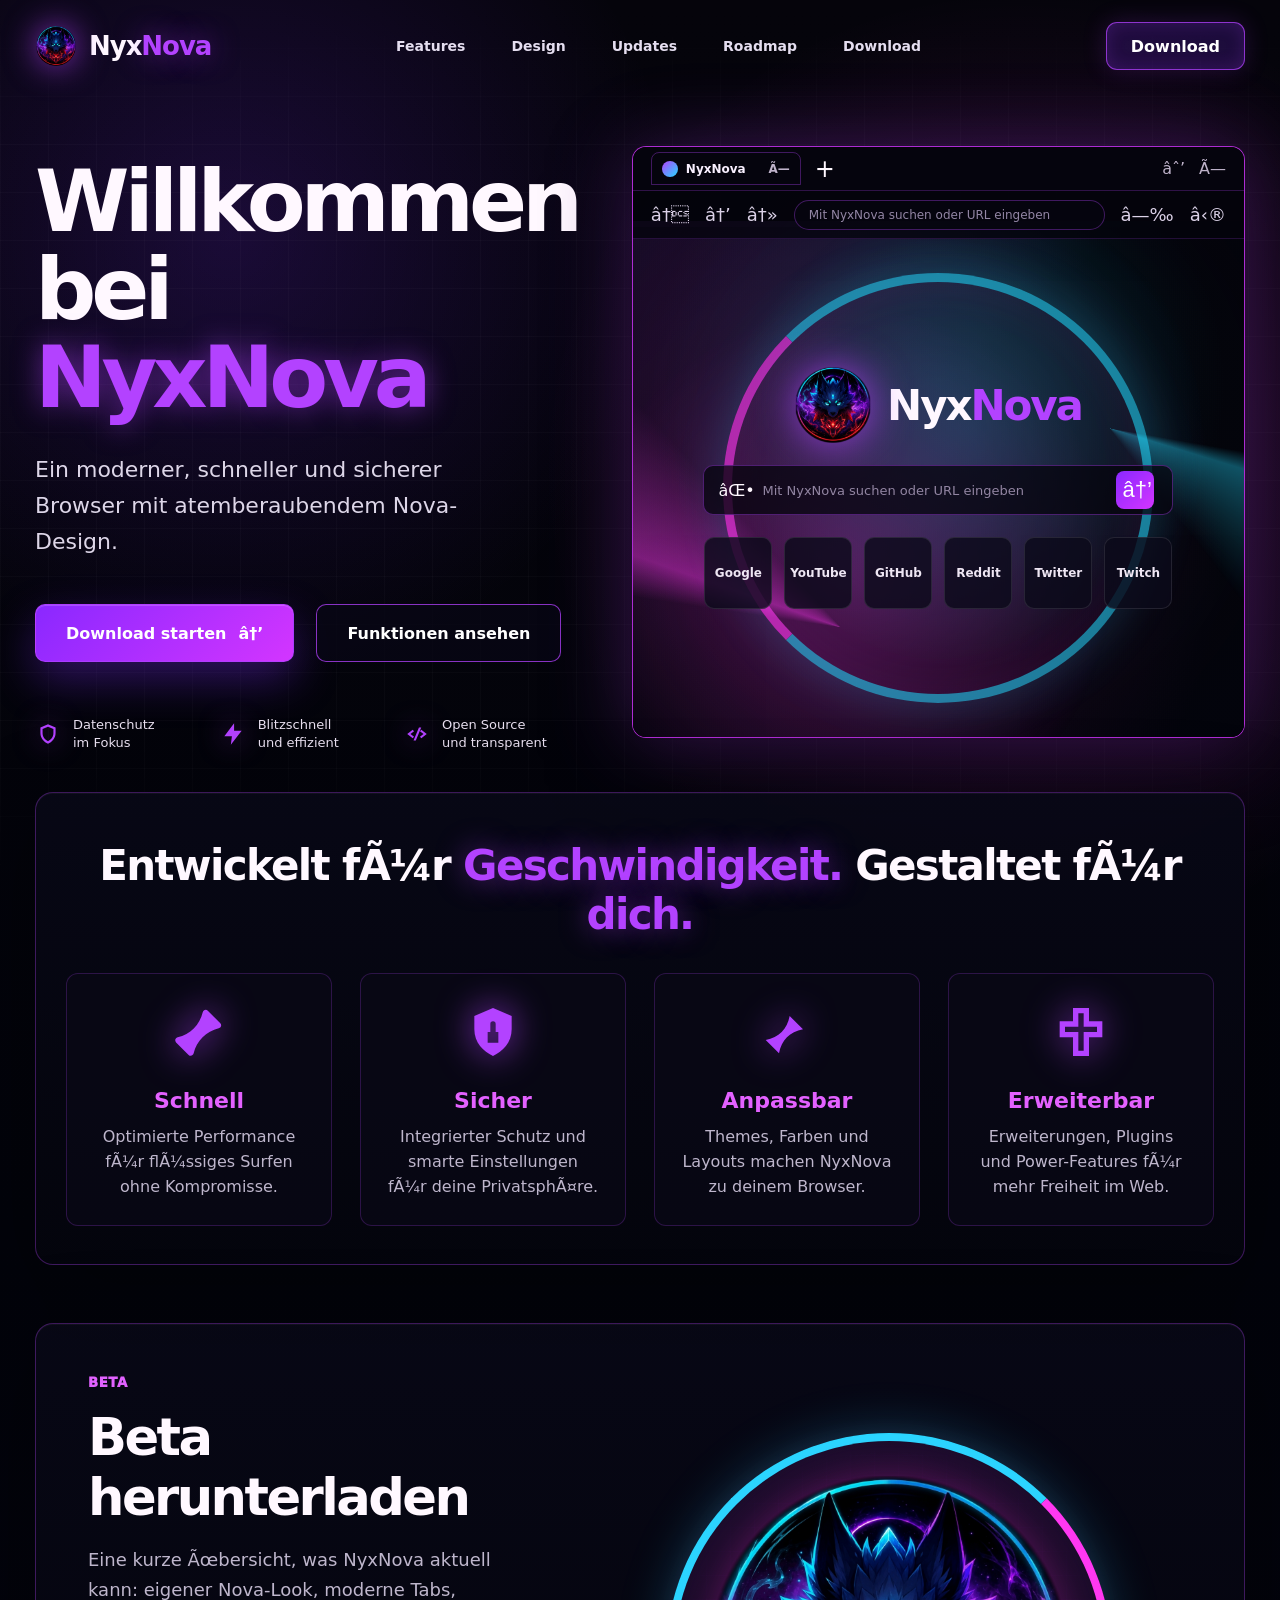
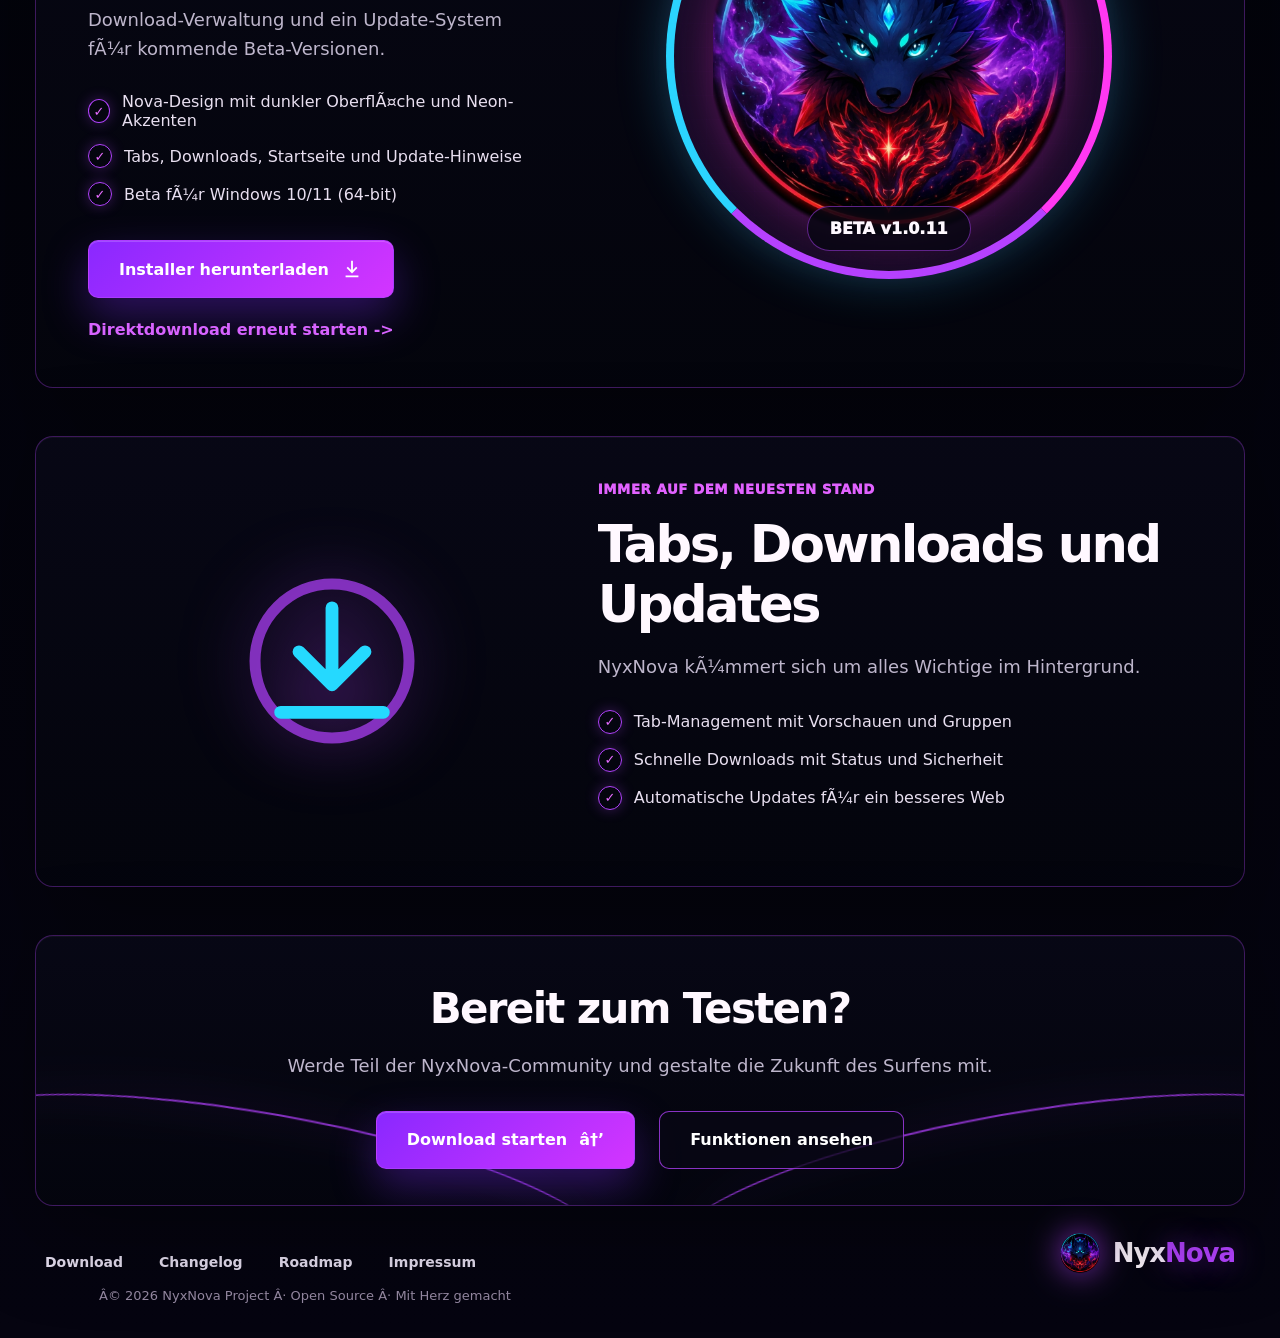
<file: docs/index.html>
﻿<!doctype html>
<html lang="de">
  <head>
    <meta charset="utf-8" />
    <meta name="viewport" content="width=device-width, initial-scale=1" />
    <meta
      name="description"
      content="NyxNova ist ein moderner Windows-Browser mit Nova-Design, Beta-Download, Tabs, Downloads und Updates."
    />
    <title>NyxNova Browser</title>
    <link rel="icon" href="assets/nyxnova-icon-transparent.png" />
    <link rel="stylesheet" href="styles.css" />
  </head>
  <body>
    <div class="site-shell">
      <header class="site-header">
        <a class="brand" href="#top" aria-label="NyxNova Start">
          <span class="brand-mark"><img src="assets/nyxnova-icon-transparent.png" alt="" /></span>
          <strong>Nyx<span>Nova</span></strong>
        </a>
        <nav aria-label="Navigation">
          <a href="#features">Features</a>
          <a href="#design">Design</a>
          <a href="#updates">Updates</a>
          <a href="#roadmap">Roadmap</a>
          <a href="#design">Download</a>
        </nav>
        <a class="button small" href="https://github.com/Kitsulife2601/NyxNova/releases/download/v1.0.11-beta/NyxNova-beta-Setup.exe" download="NyxNova-beta-Setup.exe">
          Download
        </a>
      </header>

      <main id="top">
        <section class="hero">
          <div class="hero-copy reveal">
            <h1>Willkommen<br />bei <span>NyxNova</span></h1>
            <p>Ein moderner, schneller und sicherer Browser mit atemberaubendem Nova-Design.</p>
            <div class="hero-actions">
              <a class="button primary" href="https://github.com/Kitsulife2601/NyxNova/releases/download/v1.0.11-beta/NyxNova-beta-Setup.exe" download="NyxNova-beta-Setup.exe">
                Download starten <span>â†’</span>
              </a>
              <a class="button outline" href="#features">Funktionen ansehen</a>
            </div>
            <div class="trust-row">
              <div><svg viewBox="0 0 24 24"><path d="m12 3 7 3v5c0 5-3.4 8.4-7 10-3.6-1.6-7-5-7-10V6l7-3Zm0 2.2L7 7.3V11c0 3.6 2.2 6.2 5 7.6 2.8-1.4 5-4 5-7.6V7.3l-5-2.1Z"/></svg><span>Datenschutz<br />im Fokus</span></div>
              <div><svg viewBox="0 0 24 24"><path d="M13 2 4 14h7l-1 8 10-13h-7l0-7Z"/></svg><span>Blitzschnell<br />und effizient</span></div>
              <div><svg viewBox="0 0 24 24"><path d="m8 8-5 4 5 4 1.3-1.5L6 12l3.3-2.5L8 8Zm8 0-1.3 1.5L18 12l-3.3 2.5L16 16l5-4-5-4Zm-2.2-2-5 12h2.1l5-12h-2.1Z"/></svg><span>Open Source<br />und transparent</span></div>
            </div>
          </div>

          <div class="browser-card reveal" aria-label="NyxNova Browser Vorschau">
            <div class="browser-topline">
              <div class="mini-tab"><span></span> NyxNova <i>Ã—</i></div>
              <b>+</b>
              <em></em>
              <i>âˆ’</i>
              <i>Ã—</i>
            </div>
            <div class="browser-toolbar">
              <span>â†</span><span>â†’</span><span>â†»</span>
              <div>Mit NyxNova suchen oder URL eingeben</div>
              <span>â—‰</span><span>â‹®</span>
            </div>
            <div class="browser-stage">
              <div class="stage-glow"></div>
              <div class="stage-brand">
                <img src="assets/nyxnova-icon-transparent.png" alt="" />
                <strong>Nyx<span>Nova</span></strong>
              </div>
              <div class="stage-search">
                <span>âŒ•</span>
                <p>Mit NyxNova suchen oder URL eingeben</p>
                <button>â†’</button>
              </div>
              <div class="stage-links">
                <a>Google</a>
                <a>YouTube</a>
                <a>GitHub</a>
                <a>Reddit</a>
                <a>Twitter</a>
                <a>Twitch</a>
              </div>
            </div>
          </div>
        </section>

        <section id="features" class="feature-section panel reveal">
          <h2>Entwickelt fÃ¼r <span>Geschwindigkeit.</span> Gestaltet fÃ¼r <span>dich.</span></h2>
          <div class="feature-grid">
            <article>
              <svg viewBox="0 0 24 24"><path d="M4 14c4.7-1.1 8.3-4.7 9.4-9.4.2-.9 1.3-1.2 1.9-.6l4.7 4.7c.6.6.3 1.7-.6 1.9-4.7 1.1-8.3 4.7-9.4 9.4-.2.9-1.3 1.2-1.9.6L3.4 15.9c-.6-.6-.3-1.7.6-1.9Zm2 6 2-2m-4 0 2-2m8-8 2 2"/></svg>
              <h3>Schnell</h3>
              <p>Optimierte Performance fÃ¼r flÃ¼ssiges Surfen ohne Kompromisse.</p>
            </article>
            <article>
              <svg viewBox="0 0 24 24"><path d="m12 3 7 3v5c0 5-3.4 8.4-7 10-3.6-1.6-7-5-7-10V6l7-3Zm-2 9v4h4v-4h-4Zm1-3v3h2V9a1 1 0 1 0-2 0Z"/></svg>
              <h3>Sicher</h3>
              <p>Integrierter Schutz und smarte Einstellungen fÃ¼r deine PrivatsphÃ¤re.</p>
            </article>
            <article>
              <svg viewBox="0 0 24 24"><path d="M4 15c5-1 8-4 9-9l5 5c-5 1-8 4-9 9l-5-5Zm11-11 5 5m-4-6 5 5M5 20l3-3"/></svg>
              <h3>Anpassbar</h3>
              <p>Themes, Farben und Layouts machen NyxNova zu deinem Browser.</p>
            </article>
            <article>
              <svg viewBox="0 0 24 24"><path d="M9 3h6v5h5v6h-5v7H9v-7H4V8h5V3Zm2 2v5H6v2h5v7h2v-7h5v-2h-5V5h-2Z"/></svg>
              <h3>Erweiterbar</h3>
              <p>Erweiterungen, Plugins und Power-Features fÃ¼r mehr Freiheit im Web.</p>
            </article>
          </div>
        </section>

        <section id="design" class="download-section panel reveal">
          <div class="download-copy">
            <small>BETA</small>
            <h2>Beta herunterladen</h2>
            <p>Eine kurze Ãœbersicht, was NyxNova aktuell kann: eigener Nova-Look, moderne Tabs, Download-Verwaltung und ein Update-System fÃ¼r kommende Beta-Versionen.</p>
            <ul>
              <li>Nova-Design mit dunkler OberflÃ¤che und Neon-Akzenten</li>
              <li>Tabs, Downloads, Startseite und Update-Hinweise</li>
              <li>Beta fÃ¼r Windows 10/11 (64-bit)</li>
            </ul>
            <a class="button primary download-button" href="https://github.com/Kitsulife2601/NyxNova/releases/download/v1.0.11-beta/NyxNova-beta-Setup.exe" download="NyxNova-beta-Setup.exe">
              Installer herunterladen
              <svg viewBox="0 0 24 24"><path d="M11 3h2v10l3.5-3.5 1.4 1.4L12 16.8l-5.9-5.9 1.4-1.4L11 13V3ZM5 19h14v2H5v-2Z"/></svg>
            </a>
            <a class="sub-link" href="https://github.com/Kitsulife2601/NyxNova/releases/download/v1.0.11-beta/NyxNova-beta-Setup.exe" download="NyxNova-beta-Setup.exe">Direktdownload erneut starten -></a>
          </div>
          <div class="wolf-orb">
            <img src="assets/nyxnova-icon-transparent.png" alt="NyxNova Icon" />
            <span>BETA v1.0.11</span>
          </div>
        </section>

        <section id="updates" class="updates-section panel reveal">
          <div class="download-ring">
            <svg viewBox="0 0 120 120" aria-hidden="true">
              <circle cx="60" cy="60" r="42" />
              <path d="M60 31v42m0 0 18-18M60 73 42 55M32 88h56" />
            </svg>
          </div>
          <div>
            <small>IMMER AUF DEM NEUESTEN STAND</small>
            <h2>Tabs, Downloads und Updates</h2>
            <p>NyxNova kÃ¼mmert sich um alles Wichtige im Hintergrund.</p>
            <ul>
              <li>Tab-Management mit Vorschauen und Gruppen</li>
              <li>Schnelle Downloads mit Status und Sicherheit</li>
              <li>Automatische Updates fÃ¼r ein besseres Web</li>
            </ul>
          </div>
        </section>

        <section id="roadmap" class="cta panel reveal">
          <h2>Bereit zum Testen?</h2>
          <p>Werde Teil der NyxNova-Community und gestalte die Zukunft des Surfens mit.</p>
          <div>
            <a class="button primary" href="https://github.com/Kitsulife2601/NyxNova/releases/download/v1.0.11-beta/NyxNova-beta-Setup.exe" download="NyxNova-beta-Setup.exe">Download starten <span>â†’</span></a>
            <a class="button outline" href="#features">Funktionen ansehen</a>
          </div>
        </section>
      </main>

      <footer>
        <a class="brand" href="#top">
          <span class="brand-mark"><img src="assets/nyxnova-icon-transparent.png" alt="" /></span>
          <strong>Nyx<span>Nova</span></strong>
        </a>
        <p>Â© 2026 NyxNova Project Â· Open Source Â· Mit Herz gemacht</p>
        <nav>
          <a href="#design">Download</a>
          <a href="#updates">Changelog</a>
          <a href="#roadmap">Roadmap</a>
          <a href="#top">Impressum</a>
        </nav>
      </footer>
    </div>

    <script src="script.js"></script>
  </body>
</html>
</file>
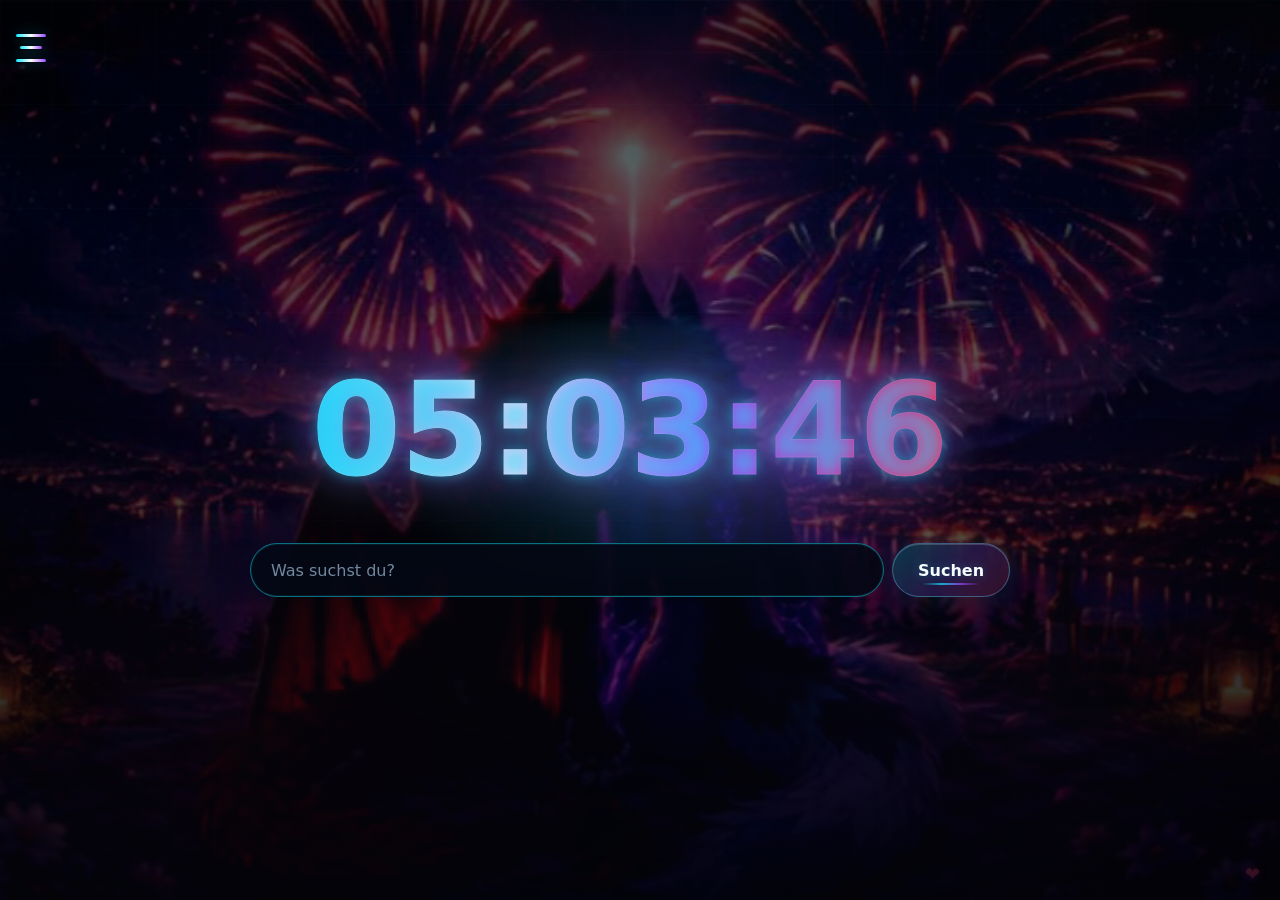
<file: src/NovaBrowser.CefSharp/Assets/WebseiteAddon/popup.html>
<!doctype html>
<html lang="de">
  <head>
    <meta charset="utf-8">
    <meta name="viewport" content="width=device-width, initial-scale=1">
    <title>Neuer Tab</title>
    <link rel="stylesheet" href="styles.css?v=20260618-sidebarfix">
  </head>
  <body>
    <video class="video-bg" autoplay muted loop playsinline preload="auto" aria-hidden="true">
      <source src="assets/romantic-neon-background.mp4" type='video/mp4; codecs="avc1.42c01f"'>
      <source src="assets/romantic-neon-background.webm" type='video/webm; codecs="vp9"'>
    </video>
    <img class="image-bg" alt="" aria-hidden="true" hidden>
    <input id="backgroundUpload" class="sr-only" type="file" accept="image/*,video/mp4,video/webm,video/*" tabindex="-1">

    <aside id="sidebar" class="sidebar" aria-label="Menü" aria-hidden="true">
      <div class="sidebar-head">
        <div class="sidebar-title-group">
          <span class="sidebar-kicker">Schnellzugriff</span>
          <h2>Menü</h2>
        </div>
        <div class="sidebar-head-actions">
          <button
            id="clockSettingsToggle"
            class="sidebar-tool-button"
            type="button"
            aria-label="Einstellung"
            aria-controls="settingsPanel"
            aria-expanded="false"
            title="Einstellung"
            data-tooltip="Einstellung"
          >
            <svg viewBox="0 0 24 24" aria-hidden="true">
              <path d="M12 8.5a3.5 3.5 0 1 1 0 7 3.5 3.5 0 0 1 0-7Z"/>
              <path d="M19.4 13.2c.1-.4.1-.8.1-1.2s0-.8-.1-1.2l2-1.5-2-3.4-2.4 1a8 8 0 0 0-2.1-1.2L14.6 3h-5.2l-.4 2.7c-.8.3-1.5.7-2.1 1.2l-2.4-1-2 3.4 2 1.5c-.1.4-.1.8-.1 1.2s0 .8.1 1.2l-2 1.5 2 3.4 2.4-1c.6.5 1.3.9 2.1 1.2l.4 2.7h5.2l.4-2.7c.8-.3 1.5-.7 2.1-1.2l2.4 1 2-3.4-2.1-1.5Z"/>
            </svg>
          </button>
          <button id="closeMenu" class="icon-button" type="button" aria-label="Menü schließen">
            <span></span>
            <span></span>
          </button>
        </div>
      </div>
      <div class="sidebar-section-title">
        <span>Lesezeichen</span>
        <small>Schnell öffnen</small>
      </div>
      <nav class="sidebar-menu" aria-label="Lesezeichen">
        <a href="https://www.google.com" target="_blank" rel="noreferrer">
          <span class="menu-icon" aria-hidden="true">
            <svg viewBox="0 0 48 48">
              <path fill="#4285f4" d="M44 24.5c0-1.5-.1-2.7-.4-4H24v7.6h11.2c-.2 1.9-1.4 4.7-4 6.6v5.5h6.5c3.8-3.5 6.3-8.7 6.3-15.7z"/>
              <path fill="#34a853" d="M24 45c5.4 0 10-1.8 13.3-4.9l-6.5-5.5c-1.8 1.2-4.1 2-6.8 2-5.2 0-9.6-3.5-11.2-8.2H6.1v5.7C9.4 40.5 16.1 45 24 45z"/>
              <path fill="#fbbc05" d="M12.8 28.4c-.4-1.2-.7-2.8-.7-4.4s.2-3.1.7-4.4v-5.7H6.1A21 21 0 0 0 4 24c0 3.6.8 7 2.1 10.1z"/>
              <path fill="#ea4335" d="M24 11.4c3 0 5.1 1.3 6.3 2.4l5.8-5.7C32.5 4.8 29.4 3 24 3 16.1 3 9.4 7.5 6.1 13.9l6.7 5.7c1.6-4.7 6-8.2 11.2-8.2z"/>
            </svg>
          </span>
          <span class="bookmark-copy">
            <span>Google</span>
            <small>Websuche</small>
          </span>
        </a>
        <a href="https://www.youtube.com" target="_blank" rel="noreferrer">
          <span class="menu-icon" aria-hidden="true">
            <svg viewBox="0 0 48 48">
              <path fill="#ff0033" d="M44 15.2c-.5-1.9-2-3.4-3.9-3.9C36.7 10.4 24 10.4 24 10.4s-12.7 0-16.1.9c-1.9.5-3.4 2-3.9 3.9-.9 3.4-.9 8.8-.9 8.8s0 5.4.9 8.8c.5 1.9 2 3.4 3.9 3.9 3.4.9 16.1.9 16.1.9s12.7 0 16.1-.9c1.9-.5 3.4-2 3.9-3.9.9-3.4.9-8.8.9-8.8s0-5.4-.9-8.8z"/>
              <path fill="#fff" d="M20.4 30.4V17.6L31.6 24z"/>
            </svg>
          </span>
          <span class="bookmark-copy">
            <span>YouTube</span>
            <small>Videos und Musik</small>
          </span>
        </a>
        <a href="https://www.wikipedia.org" target="_blank" rel="noreferrer">
          <span class="menu-icon" aria-hidden="true">
            <svg viewBox="0 0 48 48">
              <circle cx="24" cy="24" r="21" fill="#f5f5f5"/>
              <path fill="#20242a" d="M11 15h5l4.3 17 4.1-17h4.2l4.1 17L37 15h4l-6.5 22h-4.1l-4-16.5L22.3 37h-4.1z"/>
              <path fill="#777" d="M8 24a16 16 0 0 1 32 0h-3a13 13 0 0 0-26 0zm3 5h26v3H11z"/>
            </svg>
          </span>
          <span class="bookmark-copy">
            <span>Wiki</span>
            <small>Wissen nachschlagen</small>
          </span>
        </a>
        <a href="https://vrchat.com/home" target="_blank" rel="noreferrer">
          <span class="menu-icon vrchat-logo" aria-hidden="true">
            <img src="assets/vrchat-official-logo.png" alt="">
          </span>
          <span class="bookmark-copy">
            <span>VRChat</span>
            <small>Community starten</small>
          </span>
        </a>
      </nav>
      <section id="settingsPanel" class="settings-panel" aria-label="Einstellungen" hidden>
        <p>Einstellungen</p>
        <button
          id="clockSettingsEntry"
          class="settings-entry"
          type="button"
          aria-controls="clockSettingsPanel"
          aria-expanded="false"
        >
          <span>Uhr Einstellung</span>
          <small>Uhr und Schriftart ändern</small>
        </button>
        <button
          id="translationSettingsEntry"
          class="settings-entry"
          type="button"
          aria-controls="translationSettingsPanel"
          aria-expanded="false"
        >
          <span>Webseiten Übersetzung</span>
          <small>Automatisch in deine Sprache öffnen</small>
        </button>
        <div class="settings-placeholder">Platzhalter für weitere Einstellung</div>
      </section>
      <section id="clockSettingsPanel" class="clock-settings" aria-label="Uhr einstellen" hidden>
        <strong>Uhr Einstellung</strong>
        <p>Uhr</p>
        <div class="setting-buttons" role="group" aria-label="Uhr Art">
          <button type="button" data-clock-mode="digital" aria-pressed="true">Digital</button>
          <button type="button" data-clock-mode="analog" aria-pressed="false">Zeiger</button>
        </div>
        <p>Schrift</p>
        <div class="setting-buttons clock-font-buttons" role="group" aria-label="Uhr Schrift">
          <button type="button" data-clock-font="neon" aria-pressed="true">Neon</button>
          <button type="button" data-clock-font="clean" aria-pressed="false">Klar</button>
          <button type="button" data-clock-font="mono" aria-pressed="false">Mono</button>
          <button type="button" data-clock-font="elegant" aria-pressed="false">Elegant</button>
        </div>
      </section>
      <section id="translationSettingsPanel" class="translation-settings" aria-label="Webseiten Übersetzung" hidden>
        <strong>Webseiten Übersetzung</strong>
        <label class="setting-switch">
          <input id="autoTranslateToggle" type="checkbox">
          <span>Webseiten automatisch übersetzen</span>
        </label>
        <label class="setting-select">
          <span>Zielsprache</span>
          <select id="translateLanguageSelect">
            <option value="de">Deutsch</option>
            <option value="en">Englisch</option>
            <option value="fr">Französisch</option>
            <option value="es">Spanisch</option>
            <option value="it">Italienisch</option>
            <option value="nl">Niederländisch</option>
            <option value="pl">Polnisch</option>
            <option value="tr">Türkisch</option>
            <option value="ja">Japanisch</option>
            <option value="ko">Koreanisch</option>
            <option value="zh-CN">Chinesisch</option>
          </select>
        </label>
        <small id="translationStatus">Aus. Webseiten öffnen normal.</small>
      </section>
      <section id="heartPanel" class="heart-panel sidebar-heart" aria-label="Discord Herz Nachricht" hidden>
        <p>Discord-ID</p>
        <span class="heart-recipients">ID wird geprüft und Discord-Name geholt</span>
        <input
          id="discordIdInput"
          type="text"
          inputmode="numeric"
          autocomplete="off"
          placeholder="Deine Discord-ID"
        >
        <div class="heart-actions">
          <button id="saveDiscordId" type="button">Speichern</button>
          <button id="closeHeartPanel" type="button">Schließen</button>
        </div>
        <div id="heartRemoveConfirm" class="heart-confirm" hidden>
          <span>Gespeicherte Discord-ID entfernen?</span>
          <div>
            <button id="confirmRemoveDiscordId" type="button">Ja</button>
            <button id="keepDiscordId" type="button">Nein</button>
          </div>
        </div>
        <small id="heartStatus">Speichere deine ID, dann erscheint das Herz.</small>
      </section>
      <button id="showHeartPanel" class="heart-reopen" type="button" hidden>Discord-ID</button>
    </aside>
    <button id="menuOverlay" class="menu-overlay" type="button" aria-label="Menü schließen"></button>

    <main class="site">
      <header class="topbar">
        <div class="top-left">
          <button
            id="openMenu"
            class="menu-button"
            type="button"
            aria-label="Menü öffnen"
            aria-controls="sidebar"
            aria-expanded="false"
          >
            <span></span>
            <span></span>
            <span></span>
          </button>
        </div>
      </header>

      <section class="hero" aria-label="Startseite">
        <div class="clock-stage">
          <time id="mainClock" class="main-clock" datetime="">--:--:--</time>
          <div id="analogClock" class="analog-clock" aria-label="Analoge Uhr" hidden>
            <span class="clock-number clock-12">12</span>
            <span class="clock-number clock-3">3</span>
            <span class="clock-number clock-6">6</span>
            <span class="clock-number clock-9">9</span>
            <span class="clock-hand hour-hand"></span>
            <span class="clock-hand minute-hand"></span>
            <span class="clock-hand second-hand"></span>
            <span class="clock-center"></span>
          </div>
        </div>
        <form id="searchForm" class="search-form">
          <label class="sr-only" for="searchInput">Suchbegriff</label>
          <div class="search-shell">
            <div class="search-input-wrap">
              <input
                id="searchInput"
                type="search"
                autocomplete="off"
                placeholder="Was suchst du?"
                required
              >
              <div id="searchLetterLayer" class="search-letter-layer" aria-hidden="true"></div>
            </div>
            <button class="search-button" type="submit">Suchen</button>
          </div>
        </form>
      </section>
    </main>
    <button id="heartSecret" class="heart-secret" type="button" aria-label="Verstecktes Herz" hidden>
      <span>❤</span>
    </button>
    <script src="nova-bridge.js"></script>
    <script src="popup.js"></script>
  </body>
</html>
</file>
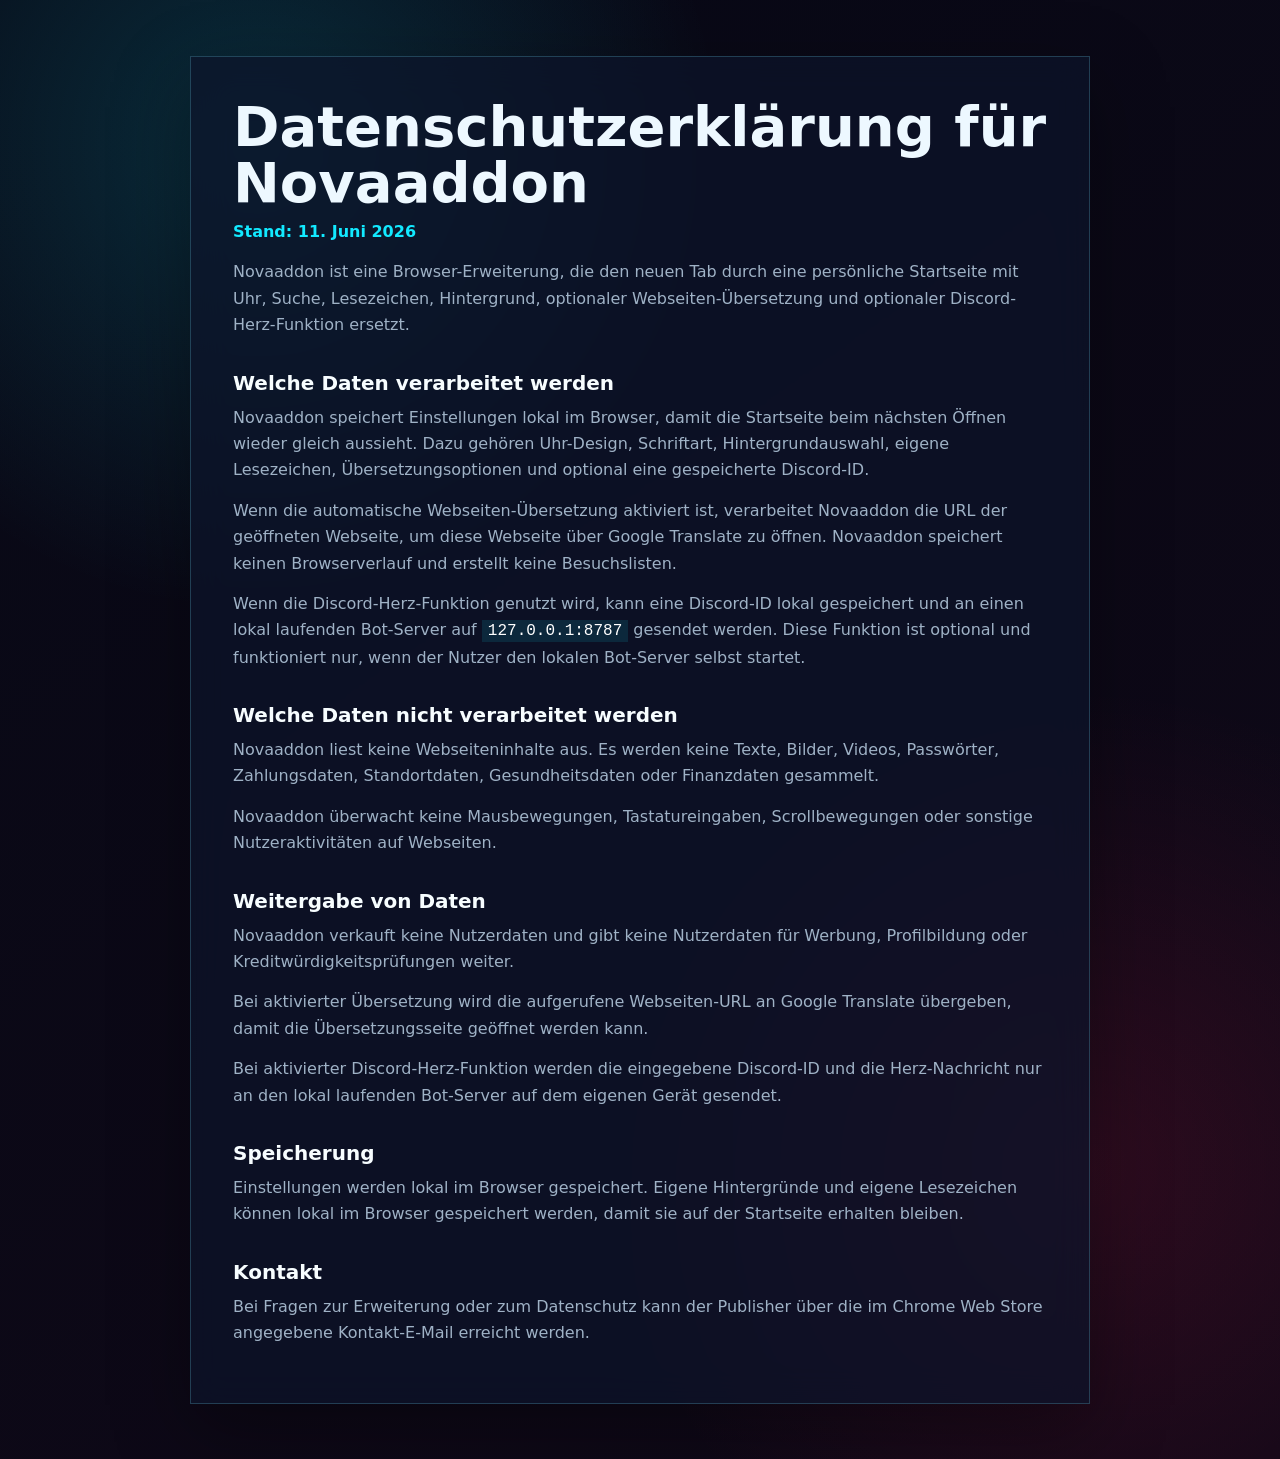
<file: src/NovaBrowser.CefSharp/Assets/WebseiteAddon/docs/privacy.html>
<!doctype html>
<html lang="de">
  <head>
    <meta charset="utf-8">
    <meta name="viewport" content="width=device-width, initial-scale=1">
    <title>Datenschutzerklärung für Novaaddon</title>
    <style>
      :root {
        color-scheme: dark;
        --bg: #070916;
        --surface: rgba(13, 20, 42, 0.72);
        --text: #edf8ff;
        --muted: #9fb2c6;
        --accent: #12e9ff;
        --accent-2: #ff2352;
        --line: rgba(113, 226, 255, 0.22);
      }

      * {
        box-sizing: border-box;
      }

      body {
        margin: 0;
        min-height: 100vh;
        font-family: Inter, ui-sans-serif, system-ui, -apple-system, BlinkMacSystemFont, "Segoe UI", sans-serif;
        color: var(--text);
        background:
          radial-gradient(circle at 20% 10%, rgba(18, 233, 255, 0.16), transparent 28%),
          radial-gradient(circle at 85% 80%, rgba(255, 35, 82, 0.13), transparent 30%),
          linear-gradient(145deg, #070916, #100817);
      }

      main {
        width: min(900px, calc(100% - 32px));
        margin: 0 auto;
        padding: 56px 0;
      }

      article {
        padding: clamp(22px, 4vw, 42px);
        border: 1px solid var(--line);
        background: var(--surface);
        box-shadow: 0 26px 70px rgba(0, 0, 0, 0.34);
        backdrop-filter: blur(18px);
      }

      h1 {
        margin: 0 0 8px;
        font-size: clamp(34px, 6vw, 56px);
        line-height: 1;
      }

      h2 {
        margin: 32px 0 10px;
        color: #f7fdff;
        font-size: 20px;
      }

      p {
        margin: 0 0 14px;
        color: var(--muted);
        font-size: 16px;
        line-height: 1.65;
      }

      .date {
        color: var(--accent);
        font-weight: 800;
      }

      code {
        color: #ffffff;
        background: rgba(18, 233, 255, 0.11);
        padding: 2px 6px;
      }

      a {
        color: var(--accent);
      }
    </style>
  </head>
  <body>
    <main>
      <article>
        <h1>Datenschutzerklärung für Novaaddon</h1>
        <p class="date">Stand: 11. Juni 2026</p>
        <p>Novaaddon ist eine Browser-Erweiterung, die den neuen Tab durch eine persönliche Startseite mit Uhr, Suche, Lesezeichen, Hintergrund, optionaler Webseiten-Übersetzung und optionaler Discord-Herz-Funktion ersetzt.</p>

        <h2>Welche Daten verarbeitet werden</h2>
        <p>Novaaddon speichert Einstellungen lokal im Browser, damit die Startseite beim nächsten Öffnen wieder gleich aussieht. Dazu gehören Uhr-Design, Schriftart, Hintergrundauswahl, eigene Lesezeichen, Übersetzungsoptionen und optional eine gespeicherte Discord-ID.</p>
        <p>Wenn die automatische Webseiten-Übersetzung aktiviert ist, verarbeitet Novaaddon die URL der geöffneten Webseite, um diese Webseite über Google Translate zu öffnen. Novaaddon speichert keinen Browserverlauf und erstellt keine Besuchslisten.</p>
        <p>Wenn die Discord-Herz-Funktion genutzt wird, kann eine Discord-ID lokal gespeichert und an einen lokal laufenden Bot-Server auf <code>127.0.0.1:8787</code> gesendet werden. Diese Funktion ist optional und funktioniert nur, wenn der Nutzer den lokalen Bot-Server selbst startet.</p>

        <h2>Welche Daten nicht verarbeitet werden</h2>
        <p>Novaaddon liest keine Webseiteninhalte aus. Es werden keine Texte, Bilder, Videos, Passwörter, Zahlungsdaten, Standortdaten, Gesundheitsdaten oder Finanzdaten gesammelt.</p>
        <p>Novaaddon überwacht keine Mausbewegungen, Tastatureingaben, Scrollbewegungen oder sonstige Nutzeraktivitäten auf Webseiten.</p>

        <h2>Weitergabe von Daten</h2>
        <p>Novaaddon verkauft keine Nutzerdaten und gibt keine Nutzerdaten für Werbung, Profilbildung oder Kreditwürdigkeitsprüfungen weiter.</p>
        <p>Bei aktivierter Übersetzung wird die aufgerufene Webseiten-URL an Google Translate übergeben, damit die Übersetzungsseite geöffnet werden kann.</p>
        <p>Bei aktivierter Discord-Herz-Funktion werden die eingegebene Discord-ID und die Herz-Nachricht nur an den lokal laufenden Bot-Server auf dem eigenen Gerät gesendet.</p>

        <h2>Speicherung</h2>
        <p>Einstellungen werden lokal im Browser gespeichert. Eigene Hintergründe und eigene Lesezeichen können lokal im Browser gespeichert werden, damit sie auf der Startseite erhalten bleiben.</p>

        <h2>Kontakt</h2>
        <p>Bei Fragen zur Erweiterung oder zum Datenschutz kann der Publisher über die im Chrome Web Store angegebene Kontakt-E-Mail erreicht werden.</p>
      </article>
    </main>
  </body>
</html>
</file>
<file: docs/styles.css>
:root {
  color-scheme: dark;
  --bg: #03040a;
  --panel: rgba(7, 8, 20, 0.72);
  --panel-strong: rgba(10, 9, 25, 0.9);
  --text: #fff8ff;
  --muted: #beb6cc;
  --purple: #b342ff;
  --purple-2: #7b2dff;
  --pink: #ff38f2;
  --cyan: #25d9ff;
  --line: rgba(179, 66, 255, 0.34);
  --radius: 18px;
}

* {
  box-sizing: border-box;
}

html {
  scroll-behavior: smooth;
}

body {
  margin: 0;
  min-height: 100vh;
  font-family: Inter, "Segoe UI", system-ui, sans-serif;
  background:
    radial-gradient(circle at 18% 8%, rgba(126, 45, 255, 0.18), transparent 28rem),
    radial-gradient(circle at 80% 16%, rgba(255, 56, 242, 0.18), transparent 30rem),
    linear-gradient(180deg, #05040b, #02030a 42%, #050410);
  color: var(--text);
  overflow-x: hidden;
}

body::before {
  content: "";
  position: fixed;
  inset: 0;
  pointer-events: none;
  background-image:
    linear-gradient(rgba(255, 255, 255, 0.025) 1px, transparent 1px),
    linear-gradient(90deg, rgba(255, 255, 255, 0.025) 1px, transparent 1px);
  background-size: 48px 48px;
  mask-image: linear-gradient(to bottom, transparent, #000 16%, #000 82%, transparent);
}

a {
  color: inherit;
}

svg {
  width: 1.1em;
  height: 1.1em;
  fill: currentColor;
}

.site-shell {
  width: min(1210px, calc(100% - 54px));
  margin: 0 auto;
}

.site-header {
  height: 92px;
  display: grid;
  grid-template-columns: auto 1fr auto;
  align-items: center;
  gap: 30px;
}

.brand {
  display: inline-flex;
  align-items: center;
  gap: 12px;
  text-decoration: none;
}

.brand-mark {
  width: 42px;
  height: 42px;
  display: grid;
  place-items: center;
  border-radius: 50%;
  background: radial-gradient(circle, rgba(179, 66, 255, 0.28), rgba(37, 217, 255, 0.1), transparent 70%);
}

.brand-mark img {
  width: 40px;
  height: 40px;
  object-fit: cover;
  border-radius: 50%;
  filter: drop-shadow(0 0 16px rgba(179, 66, 255, 0.7));
}

.brand strong {
  font-size: 26px;
  letter-spacing: -0.04em;
}

.brand strong span,
h1 span,
.feature-section h2 span {
  color: var(--purple);
  text-shadow: 0 0 28px rgba(179, 66, 255, 0.5);
}

.site-header nav {
  display: flex;
  justify-content: center;
  gap: 46px;
}

.site-header nav a,
footer nav a {
  color: #e5def0;
  text-decoration: none;
  font-size: 14px;
  font-weight: 650;
}

.button {
  display: inline-flex;
  align-items: center;
  justify-content: center;
  gap: 12px;
  min-height: 58px;
  padding: 0 30px;
  border-radius: 10px;
  text-decoration: none;
  color: #fff;
  font-weight: 900;
  border: 1px solid rgba(179, 66, 255, 0.75);
  transition: transform 180ms ease, box-shadow 180ms ease, border-color 180ms ease;
}

.button:hover {
  transform: translateY(-2px);
  box-shadow: 0 0 40px rgba(179, 66, 255, 0.34);
}

.button.small {
  min-height: 48px;
  padding: 0 24px;
  border-radius: 11px;
  background: rgba(126, 45, 255, 0.2);
  box-shadow: inset 0 0 18px rgba(179, 66, 255, 0.18), 0 0 24px rgba(179, 66, 255, 0.18);
}

.button.primary {
  background: linear-gradient(135deg, #8a28ff, #d335ff);
  box-shadow: 0 18px 44px rgba(126, 45, 255, 0.34), inset 0 1px 0 rgba(255, 255, 255, 0.18);
}

.button.outline,
.button.ghost {
  background: rgba(9, 8, 22, 0.74);
}

.hero {
  min-height: 700px;
  display: grid;
  grid-template-columns: 0.82fr 1.18fr;
  gap: 54px;
  align-items: center;
}

.hero-copy {
  padding-top: 24px;
}

h1,
h2,
h3,
p {
  margin: 0;
}

h1 {
  font-size: clamp(60px, 6.7vw, 88px);
  line-height: 1.03;
  letter-spacing: -0.06em;
}

.hero-copy p {
  max-width: 500px;
  margin-top: 30px;
  color: #ddd6e8;
  font-size: 22px;
  line-height: 1.65;
}

.hero-actions {
  display: flex;
  flex-wrap: wrap;
  gap: 22px;
  margin-top: 44px;
}

.trust-row {
  display: grid;
  grid-template-columns: repeat(3, auto);
  gap: 34px;
  margin-top: 54px;
}

.trust-row div {
  display: flex;
  align-items: center;
  gap: 12px;
  color: #e9e0f0;
  font-size: 13px;
  line-height: 1.35;
}

.trust-row svg {
  color: var(--purple);
  width: 26px;
  height: 26px;
  filter: drop-shadow(0 0 14px rgba(179, 66, 255, 0.65));
}

.browser-card {
  position: relative;
  min-height: 590px;
  border: 1.4px solid rgba(211, 53, 255, 0.82);
  border-radius: 14px;
  background: rgba(3, 4, 11, 0.78);
  box-shadow: 0 0 80px rgba(179, 66, 255, 0.28), 0 24px 80px rgba(0, 0, 0, 0.5);
  overflow: hidden;
  transform: perspective(1300px) rotateY(-7deg) rotateX(3deg) rotateZ(-2deg);
}

.browser-card::before {
  content: "";
  position: absolute;
  inset: 74px 0 0;
  background:
    radial-gradient(circle at 50% 32%, rgba(37, 217, 255, 0.18), transparent 18rem),
    radial-gradient(circle at 34% 64%, rgba(255, 56, 242, 0.28), transparent 24rem),
    linear-gradient(135deg, rgba(179, 66, 255, 0.18), transparent 44%),
    #03040b;
}

.browser-card::after {
  content: "";
  position: absolute;
  inset: 80px 0 0;
  background:
    radial-gradient(circle at 50% 42%, transparent 0 15rem, rgba(4, 4, 12, 0.22) 24rem),
    linear-gradient(180deg, rgba(3, 4, 11, 0.2), rgba(3, 4, 11, 0.58));
  pointer-events: none;
}

.browser-topline,
.browser-toolbar,
.browser-stage {
  position: relative;
  z-index: 1;
}

.browser-topline {
  height: 44px;
  display: flex;
  align-items: center;
  gap: 14px;
  padding: 0 18px;
  border-bottom: 1px solid rgba(179, 66, 255, 0.24);
  background: rgba(6, 5, 14, 0.92);
}

.mini-tab {
  width: 150px;
  height: 33px;
  display: flex;
  align-items: center;
  gap: 8px;
  padding: 0 10px;
  border-radius: 8px 8px 0 0;
  border: 1px solid rgba(179, 66, 255, 0.34);
  color: #f9f0ff;
  font-size: 12px;
  font-weight: 800;
}

.mini-tab span {
  width: 16px;
  height: 16px;
  border-radius: 50%;
  background: linear-gradient(135deg, var(--purple), var(--cyan));
}

.mini-tab i {
  margin-left: auto;
  font-style: normal;
  color: #d5c8e0;
}

.browser-topline b {
  font-size: 24px;
  font-weight: 300;
}

.browser-topline em {
  flex: 1;
}

.browser-topline i {
  color: #bfb3ca;
  font-style: normal;
}

.browser-toolbar {
  height: 48px;
  display: flex;
  align-items: center;
  gap: 16px;
  padding: 0 18px;
  border-bottom: 1px solid rgba(179, 66, 255, 0.18);
  background: rgba(4, 4, 12, 0.74);
}

.browser-toolbar span {
  color: #dcd2e8;
  font-size: 18px;
}

.browser-toolbar div {
  flex: 1;
  height: 30px;
  display: flex;
  align-items: center;
  padding: 0 14px;
  border: 1px solid rgba(179, 66, 255, 0.34);
  border-radius: 999px;
  color: #9386a5;
  font-size: 12px;
  background: rgba(7, 6, 16, 0.78);
}

.browser-stage {
  min-height: 498px;
  display: grid;
  place-items: center;
  align-content: center;
  gap: 22px;
  padding: 44px;
  overflow: hidden;
}

.browser-stage::before {
  content: "";
  position: absolute;
  inset: 0;
  background:
    radial-gradient(circle at 55% 38%, rgba(37, 217, 255, 0.18), transparent 15rem),
    radial-gradient(circle at 35% 68%, rgba(255, 56, 242, 0.26), transparent 17rem),
    conic-gradient(from 210deg at 34% 78%, transparent 0 19%, rgba(255, 56, 242, 0.5) 22%, transparent 30% 100%),
    conic-gradient(from 35deg at 78% 38%, transparent 0 18%, rgba(37, 217, 255, 0.45) 20%, transparent 30% 100%);
  opacity: 0.82;
  filter: blur(0.2px);
}

.stage-glow {
  position: absolute;
  z-index: 1;
  width: 430px;
  height: 430px;
  border-radius: 50%;
  border: 9px solid rgba(37, 217, 255, 0.78);
  border-left-color: rgba(255, 56, 242, 0.86);
  box-shadow: 0 0 50px rgba(37, 217, 255, 0.28), inset 0 0 46px rgba(255, 56, 242, 0.12);
  opacity: 0.72;
}

.stage-brand {
  position: relative;
  z-index: 2;
  display: flex;
  align-items: center;
  gap: 16px;
  font-size: 42px;
  font-weight: 950;
  letter-spacing: -0.05em;
}

.stage-brand img {
  width: 76px;
  height: 76px;
  filter: drop-shadow(0 0 20px rgba(179, 66, 255, 0.8));
}

.stage-brand span {
  color: var(--purple);
}

.stage-search {
  position: relative;
  z-index: 2;
  width: min(470px, 100%);
  height: 50px;
  display: grid;
  grid-template-columns: 38px 1fr 48px;
  align-items: center;
  gap: 6px;
  padding: 0 8px 0 14px;
  border: 1px solid rgba(179, 66, 255, 0.38);
  border-radius: 10px;
  background: rgba(6, 5, 14, 0.76);
}

.stage-search p {
  color: #9285a2;
  font-size: 13px;
}

.stage-search button {
  width: 38px;
  height: 38px;
  border: 0;
  border-radius: 8px;
  color: #fff;
  background: linear-gradient(135deg, #8a28ff, #d335ff);
  font-size: 22px;
}

.stage-links {
  position: relative;
  z-index: 2;
  display: grid;
  grid-template-columns: repeat(6, 68px);
  gap: 12px;
}

.stage-links a {
  min-height: 72px;
  display: grid;
  place-items: center;
  border: 1px solid rgba(255, 255, 255, 0.1);
  border-radius: 10px;
  background: rgba(12, 10, 26, 0.82);
  color: #eee6f3;
  font-size: 12px;
  font-weight: 800;
  text-decoration: none;
}

.panel {
  border: 1px solid rgba(179, 66, 255, 0.32);
  border-radius: var(--radius);
  background: linear-gradient(180deg, rgba(8, 8, 22, 0.9), rgba(4, 5, 13, 0.86));
  box-shadow: 0 26px 90px rgba(0, 0, 0, 0.34), inset 0 1px 0 rgba(255, 255, 255, 0.04);
}

.feature-section {
  padding: 48px 30px 38px;
}

.feature-section h2,
.cta h2 {
  text-align: center;
  font-size: clamp(30px, 4vw, 42px);
  letter-spacing: -0.04em;
}

.feature-grid {
  display: grid;
  grid-template-columns: repeat(4, minmax(0, 1fr));
  gap: 28px;
  margin-top: 34px;
}

.feature-grid article {
  min-height: 235px;
  display: grid;
  justify-items: center;
  align-content: center;
  padding: 26px;
  border: 1px solid rgba(179, 66, 255, 0.22);
  border-radius: 12px;
  background: rgba(9, 8, 22, 0.78);
  text-align: center;
}

.feature-grid svg {
  width: 64px;
  height: 64px;
  color: var(--purple);
  filter: drop-shadow(0 0 18px rgba(179, 66, 255, 0.78));
}

.feature-grid h3 {
  margin-top: 24px;
  color: #e361ff;
  font-size: 22px;
}

.feature-grid p {
  margin-top: 12px;
  color: var(--muted);
  line-height: 1.55;
}

.download-section {
  min-height: 560px;
  display: grid;
  grid-template-columns: 0.86fr 1.14fr;
  align-items: center;
  gap: 40px;
  margin-top: 58px;
  padding: 48px 52px;
}

.download-copy small,
.updates-section small {
  color: #e162ff;
  font-weight: 950;
  letter-spacing: 0.04em;
}

.download-copy h2,
.updates-section h2 {
  margin-top: 16px;
  font-size: clamp(36px, 4vw, 54px);
  letter-spacing: -0.05em;
}

.download-copy p,
.updates-section p,
.cta p {
  margin-top: 18px;
  color: var(--muted);
  font-size: 18px;
  line-height: 1.65;
}

ul {
  list-style: none;
  padding: 0;
  margin: 28px 0 34px;
  display: grid;
  gap: 14px;
  color: #e8dff0;
}

li {
  display: flex;
  align-items: center;
  gap: 12px;
}

li::before {
  content: "✓";
  width: 22px;
  height: 22px;
  display: grid;
  place-items: center;
  border-radius: 50%;
  border: 1px solid var(--purple);
  color: #e66cff;
  font-size: 13px;
  box-shadow: 0 0 14px rgba(179, 66, 255, 0.3);
}

.download-button {
  min-width: 280px;
}

.download-button svg {
  width: 22px;
  height: 22px;
}

.sub-link {
  display: block;
  margin-top: 22px;
  color: #d763ff;
  text-decoration: none;
  font-weight: 800;
}

.wolf-orb {
  position: relative;
  display: grid;
  place-items: center;
  min-height: 450px;
}

.wolf-orb::before {
  content: "";
  position: absolute;
  width: min(430px, 85%);
  aspect-ratio: 1;
  border-radius: 50%;
  border: 8px solid var(--cyan);
  border-right-color: var(--pink);
  border-bottom-color: var(--purple);
  box-shadow: 0 0 50px rgba(37, 217, 255, 0.26), inset 0 0 50px rgba(179, 66, 255, 0.14);
}

.wolf-orb::after {
  content: "";
  position: absolute;
  inset: 0;
  background-image:
    linear-gradient(rgba(179, 66, 255, 0.07) 1px, transparent 1px),
    linear-gradient(90deg, rgba(179, 66, 255, 0.07) 1px, transparent 1px);
  background-size: 24px 24px;
  mask-image: radial-gradient(circle, #000, transparent 63%);
}

.wolf-orb img {
  position: relative;
  z-index: 1;
  width: min(360px, 72%);
  filter: drop-shadow(0 0 30px rgba(255, 56, 242, 0.45));
}

.wolf-orb span {
  position: absolute;
  z-index: 2;
  bottom: 30px;
  padding: 12px 22px;
  border-radius: 999px;
  border: 1px solid rgba(179, 66, 255, 0.5);
  background: rgba(8, 7, 18, 0.84);
  font-weight: 950;
}

.updates-section {
  display: grid;
  grid-template-columns: 0.78fr 1fr;
  gap: 42px;
  align-items: center;
  min-height: 320px;
  margin-top: 48px;
  padding: 42px 72px;
}

.download-ring {
  display: grid;
  place-items: center;
}

.download-ring svg {
  width: 220px;
  height: 220px;
  fill: none;
  stroke: url(#unused);
  color: var(--purple);
  filter: drop-shadow(0 0 32px rgba(179, 66, 255, 0.55));
}

.download-ring circle {
  stroke: rgba(179, 66, 255, 0.7);
  stroke-width: 6;
}

.download-ring path {
  stroke: var(--cyan);
  stroke-width: 7;
  stroke-linecap: round;
  stroke-linejoin: round;
}

.cta {
  position: relative;
  margin-top: 48px;
  padding: 48px 26px 36px;
  text-align: center;
  overflow: hidden;
}

.cta::before,
.cta::after {
  content: "";
  position: absolute;
  width: 58%;
  height: 160px;
  bottom: -70px;
  border-radius: 50%;
  border-top: 2px solid rgba(179, 66, 255, 0.74);
  filter: blur(0.2px) drop-shadow(0 0 18px rgba(179, 66, 255, 0.7));
}

.cta::before {
  left: -10%;
  transform: rotate(10deg);
}

.cta::after {
  right: -10%;
  transform: rotate(-10deg);
}

.cta > * {
  position: relative;
  z-index: 1;
}

.cta div {
  display: flex;
  justify-content: center;
  gap: 24px;
  flex-wrap: wrap;
  margin-top: 30px;
}

footer {
  min-height: 110px;
  display: grid;
  grid-template-columns: 1fr auto;
  align-items: center;
  gap: 18px;
  padding: 26px 10px 28px;
}

footer p {
  grid-column: 1;
  margin-top: -28px;
  padding-left: 54px;
  color: #9589a2;
  font-size: 13px;
}

footer nav {
  grid-row: 1 / span 2;
  display: flex;
  gap: 36px;
}

.reveal {
  opacity: 0;
  transform: translateY(20px);
  transition: opacity 700ms ease, transform 700ms ease;
}

.reveal.visible {
  opacity: 1;
  transform: translateY(0);
}

@media (max-width: 980px) {
  .site-header {
    height: auto;
    grid-template-columns: 1fr auto;
    padding: 18px 0;
  }

  .site-header nav {
    grid-column: 1 / -1;
    justify-content: flex-start;
    gap: 18px;
    overflow-x: auto;
  }

  .hero,
  .download-section,
  .updates-section {
    grid-template-columns: 1fr;
  }

  .browser-card {
    transform: none;
  }

  .feature-grid {
    grid-template-columns: repeat(2, minmax(0, 1fr));
  }
}

@media (max-width: 620px) {
  .site-shell {
    width: min(100% - 24px, 520px);
  }

  h1 {
    font-size: clamp(48px, 16vw, 68px);
  }

  .hero {
    min-height: auto;
    padding-top: 30px;
  }

  .trust-row,
  .feature-grid,
  footer {
    grid-template-columns: 1fr;
  }

  .hero-actions,
  .cta div {
    flex-direction: column;
  }

  .button,
  .download-button {
    width: 100%;
  }

  .stage-links {
    grid-template-columns: repeat(3, 68px);
  }

  .download-section,
  .updates-section {
    padding: 28px 20px;
  }

  footer nav {
    grid-row: auto;
    flex-wrap: wrap;
  }

  footer p {
    margin: 0;
    padding-left: 0;
  }
}

@media (prefers-reduced-motion: reduce) {
  *,
  *::before,
  *::after {
    scroll-behavior: auto !important;
    transition: none !important;
  }
}
</file>
<file: src/NovaBrowser.CefSharp/Assets/WebseiteAddon/styles.css>
:root {
  color-scheme: dark;
  --bg: #060712;
  --bg-soft: #0c1224;
  --surface: rgba(12, 18, 36, 0.74);
  --surface-strong: rgba(13, 20, 42, 0.92);
  --glass: rgba(8, 13, 28, 0.58);
  --text: #edf8ff;
  --muted: #8fa3b9;
  --accent: #12e9ff;
  --accent-2: #9d4bff;
  --accent-3: #ff2352;
  --warm: #ffb14a;
  --line: rgba(113, 226, 255, 0.2);
  --ring: rgba(18, 233, 255, 0.28);
  --shadow: 0 28px 80px rgba(0, 0, 0, 0.42);
  --clock-font: "Segoe UI", Inter, ui-sans-serif, system-ui, sans-serif;
}

* {
  box-sizing: border-box;
}

body {
  width: 100%;
  min-width: 320px;
  min-height: 100vh;
  margin: 0;
  font-family: Inter, ui-sans-serif, system-ui, -apple-system, BlinkMacSystemFont, "Segoe UI", sans-serif;
  color: var(--text);
  background:
    radial-gradient(circle at 52% 12%, rgba(18, 233, 255, 0.18), transparent 26%),
    radial-gradient(circle at 82% 72%, rgba(157, 75, 255, 0.16), transparent 30%),
    radial-gradient(circle at 16% 82%, rgba(255, 35, 82, 0.16), transparent 30%),
    linear-gradient(145deg, #060712 0%, #0d1022 48%, #170912 100%);
  overflow-x: hidden;
  position: relative;
  user-select: none;
  -webkit-user-select: none;
}

body[data-clock-font="clean"] {
  --clock-font: Inter, "Segoe UI", Arial, sans-serif;
}

body[data-clock-font="mono"] {
  --clock-font: Consolas, "Cascadia Mono", "Courier New", monospace;
}

body[data-clock-font="elegant"] {
  --clock-font: Georgia, "Times New Roman", serif;
}

input,
textarea {
  user-select: text;
  -webkit-user-select: text;
}

img,
svg,
video {
  -webkit-user-drag: none;
}

body::before,
body::after {
  content: "";
  position: fixed;
  inset: 0;
  pointer-events: none;
  z-index: 1;
}

body::before {
  background-image:
    linear-gradient(rgba(18, 233, 255, 0.04) 1px, transparent 1px),
    linear-gradient(90deg, rgba(255, 35, 82, 0.035) 1px, transparent 1px);
  background-size: 52px 52px;
  mask-image: linear-gradient(to bottom, #000, transparent 82%);
}

body::after {
  background:
    linear-gradient(180deg, rgba(2, 4, 12, 0.36), rgba(2, 4, 12, 0.18) 42%, rgba(2, 4, 12, 0.5)),
    radial-gradient(circle at 50% 48%, rgba(0, 0, 0, 0.08) 0 28%, rgba(0, 0, 0, 0.42) 82%);
}

.video-bg,
.image-bg {
  position: fixed;
  inset: 0;
  width: 100%;
  height: 100%;
  object-fit: cover;
  object-position: center;
  opacity: 0;
  filter: saturate(1.08) contrast(1.08) brightness(0.72);
  pointer-events: none;
  z-index: 0;
  transition: opacity 360ms ease;
}

body.video-ready .video-bg {
  opacity: 0.72;
}

body.custom-image .video-bg,
body.video-error .video-bg {
  display: none;
}

body.custom-image .image-bg {
  opacity: 0.78;
}

body.custom-video .image-bg {
  display: none;
}

.site {
  width: 100%;
  min-height: 100vh;
  margin: 0 auto;
  display: grid;
  grid-template-rows: auto 1fr;
  gap: 22px;
  padding: clamp(18px, 4vw, 32px);
  padding-left: 12px;
  position: relative;
  z-index: 3;
}

.topbar {
  display: flex;
  align-items: center;
  justify-content: space-between;
  gap: 14px;
  width: 100%;
  animation: fadeIn 420ms ease both;
}

.top-left {
  display: flex;
  align-items: center;
  gap: 12px;
  min-width: 0;
}

.menu-button,
.icon-button,
.search-button {
  border: 0;
  font: inherit;
  font-weight: 850;
}

.menu-button,
.icon-button {
  width: 46px;
  height: 46px;
  display: inline-grid;
  place-items: center;
  border: 1px solid var(--line);
  border-radius: 999px;
  background:
    linear-gradient(145deg, rgba(255, 255, 255, 0.08), rgba(255, 255, 255, 0.02)),
    rgba(8, 12, 26, 0.72);
  color: var(--text);
  cursor: pointer;
  backdrop-filter: blur(18px);
  transition: transform 160ms ease, border-color 160ms ease, box-shadow 160ms ease;
}

.menu-button {
  width: 38px;
  height: 32px;
  padding: 0;
  gap: 6px;
  border: 0;
  border-radius: 0;
  background: transparent;
  box-shadow: none;
  backdrop-filter: none;
}

.menu-button span,
.icon-button span {
  display: block;
  width: 17px;
  height: 2px;
  border-radius: 999px;
  background: linear-gradient(90deg, var(--accent), #fff, var(--accent-2));
  box-shadow: 0 0 14px rgba(18, 233, 255, 0.34);
  transition: width 160ms ease, box-shadow 160ms ease, transform 160ms ease;
}

.menu-button span {
  width: 30px;
  height: 3px;
}

.menu-button span:nth-child(2) {
  width: 22px;
}

.menu-button:hover {
  border-color: transparent;
  box-shadow: none;
  transform: translateY(-1px);
}

.menu-button:hover span {
  width: 30px;
  box-shadow:
    0 0 12px rgba(255, 255, 255, 0.34),
    0 0 24px rgba(18, 233, 255, 0.42);
}

.icon-button {
  position: relative;
  flex: 0 0 auto;
}

.icon-button span {
  position: absolute;
}

.icon-button span:first-child {
  transform: rotate(45deg);
}

.icon-button span:last-child {
  transform: rotate(-45deg);
}

.icon-button:hover {
  border-color: var(--accent);
  box-shadow:
    inset 0 0 0 1px rgba(255, 255, 255, 0.08),
    0 0 24px rgba(18, 233, 255, 0.2),
    0 14px 34px rgba(0, 0, 0, 0.22);
  transform: translateY(-1px);
}

.sidebar {
  display: none;
  position: fixed;
  inset: 0 auto 0 0;
  width: min(360px, calc(100vw - 18px));
  padding: 16px;
  display: flex;
  flex-direction: column;
  gap: 13px;
  border-right: 1px solid rgba(218, 189, 255, 0.24);
  background:
    linear-gradient(180deg, rgba(18, 12, 42, 0.48), rgba(10, 4, 24, 0.34)),
    radial-gradient(circle at 28% 4%, rgba(207, 156, 255, 0.18), transparent 36%),
    radial-gradient(circle at 90% 28%, rgba(18, 233, 255, 0.09), transparent 32%);
  box-shadow:
    26px 0 72px rgba(0, 0, 0, 0.38),
    0 0 42px rgba(157, 75, 255, 0.1),
    inset -1px 0 0 rgba(255, 255, 255, 0.08);
  backdrop-filter: blur(30px) saturate(1.25);
  -webkit-backdrop-filter: blur(30px) saturate(1.25);
  overflow-y: auto;
  scrollbar-width: thin;
  scrollbar-color: rgba(218, 189, 255, 0.45) transparent;
  opacity: 0;
  pointer-events: none;
  transform: translateX(calc(-100% - 36px));
  transition: transform 260ms ease, opacity 180ms ease;
  z-index: 10;
}

.menu-overlay {
  display: none;
}

.sidebar::-webkit-scrollbar {
  width: 8px;
}

.sidebar::-webkit-scrollbar-thumb {
  border-radius: 999px;
  background: rgba(190, 116, 255, 0.42);
}

body.menu-open .sidebar {
  opacity: 1;
  pointer-events: auto;
  transform: translateX(0);
}

.menu-overlay {
  position: fixed;
  inset: 0;
  border: 0;
  background: rgba(2, 4, 12, 0.34);
  backdrop-filter: blur(2px);
  -webkit-backdrop-filter: blur(2px);
  opacity: 0;
  pointer-events: none;
  cursor: pointer;
  transition: opacity 220ms ease;
  z-index: 9;
}

body.menu-open .menu-overlay {
  opacity: 1;
  pointer-events: auto;
}

.sidebar-head {
  display: flex;
  align-items: center;
  justify-content: space-between;
  gap: 14px;
  padding: 3px 2px 13px;
  border-bottom: 1px solid rgba(218, 189, 255, 0.16);
}

.sidebar-head-actions {
  position: relative;
  display: flex;
  align-items: center;
  gap: 8px;
  flex: 0 0 auto;
}

.sidebar-title-group {
  min-width: 0;
}

.sidebar-kicker {
  display: block;
  margin: 0 0 5px;
  color: #e0c5ff;
  font-size: 11px;
  font-weight: 900;
  text-transform: uppercase;
}

.sidebar h2 {
  margin: 0;
  font-size: 28px;
  line-height: 1;
  letter-spacing: 0;
  text-shadow:
    0 0 18px rgba(157, 75, 255, 0.42),
    0 0 28px rgba(18, 233, 255, 0.16);
}

.sidebar-section-title {
  display: flex;
  align-items: end;
  justify-content: space-between;
  gap: 12px;
  margin: 2px 0 -2px;
  color: #f6fcff;
}

.sidebar-section-title span {
  font-size: 13px;
  font-weight: 950;
}

.sidebar-section-title small {
  color: var(--muted);
  font-size: 11px;
  font-weight: 800;
}

.sidebar-menu {
  display: grid;
  grid-template-columns: repeat(2, minmax(0, 1fr));
  gap: 9px;
  padding: 9px;
  border: 1px solid rgba(218, 189, 255, 0.18);
  border-radius: 22px;
  background:
    linear-gradient(145deg, rgba(255, 255, 255, 0.075), rgba(157, 75, 255, 0.045)),
    rgba(8, 6, 22, 0.18);
  box-shadow:
    inset 0 1px 0 rgba(255, 255, 255, 0.08),
    inset 0 -1px 0 rgba(255, 255, 255, 0.04),
    0 0 30px rgba(157, 75, 255, 0.075);
  backdrop-filter: blur(18px) saturate(1.12);
  -webkit-backdrop-filter: blur(18px) saturate(1.12);
}

.sidebar-menu a {
  position: relative;
  min-height: 102px;
  display: flex;
  flex-direction: column;
  align-items: center;
  justify-content: center;
  gap: 9px;
  padding: 12px 9px 11px;
  border: 1px solid rgba(234, 219, 255, 0.16);
  border-radius: 18px;
  color: var(--text);
  background:
    linear-gradient(155deg, rgba(255, 255, 255, 0.11), rgba(255, 255, 255, 0.032)),
    rgba(18, 12, 42, 0.28);
  text-decoration: none;
  box-shadow:
    inset 0 1px 0 rgba(255, 255, 255, 0.1),
    inset 0 -1px 0 rgba(218, 189, 255, 0.12),
    0 10px 22px rgba(0, 0, 0, 0.12);
  backdrop-filter: blur(18px) saturate(1.16);
  -webkit-backdrop-filter: blur(18px) saturate(1.16);
  overflow: hidden;
  transition: transform 170ms ease, border-color 170ms ease, background 170ms ease, box-shadow 170ms ease;
}

.sidebar-menu a::after {
  content: "";
  position: absolute;
  inset: auto 12px 9px;
  height: 2px;
  background: linear-gradient(90deg, transparent, #12e9ff, #d9b3ff, #ff4fd8, transparent);
  opacity: 0;
  transition: opacity 170ms ease;
  pointer-events: none;
}

.sidebar-menu a .menu-icon {
  width: 42px;
  height: 42px;
  flex: 0 0 42px;
  display: grid;
  place-items: center;
  border-radius: 14px;
  color: #07101a;
  background:
    linear-gradient(145deg, rgba(255, 255, 255, 0.18), rgba(157, 75, 255, 0.08)),
    rgba(255, 255, 255, 0.08);
  box-shadow:
    inset 0 0 0 1px rgba(255, 255, 255, 0.12),
    0 0 18px rgba(157, 75, 255, 0.18),
    0 0 18px rgba(18, 233, 255, 0.1);
  font-size: 13px;
}

.sidebar-menu a .menu-icon svg {
  width: 27px;
  height: 27px;
  display: block;
}

.sidebar-menu a .menu-icon img {
  width: 100%;
  height: 100%;
  display: block;
  object-fit: contain;
}

.sidebar-menu a .menu-icon.vrchat-logo {
  width: 82px;
  height: 42px;
  flex-basis: 42px;
  padding: 5px;
  border-radius: 14px;
  background: rgba(255, 255, 255, 0.92);
  box-shadow:
    inset 0 0 0 1px rgba(255, 255, 255, 0.16),
    0 0 24px rgba(18, 233, 255, 0.18);
}

.sidebar-menu a .menu-icon.custom-favicon {
  padding: 9px;
  color: #ffffff;
}

.sidebar-menu a .menu-icon.custom-favicon img {
  border-radius: 8px;
}

.sidebar-menu a .menu-icon.fallback-icon {
  padding: 0;
  color: #ffffff;
  background:
    radial-gradient(circle at 40% 20%, rgba(18, 233, 255, 0.28), transparent 42%),
    linear-gradient(145deg, rgba(157, 75, 255, 0.62), rgba(255, 35, 82, 0.18));
  font-size: 20px;
  font-weight: 950;
  text-shadow:
    0 0 12px rgba(255, 255, 255, 0.45),
    0 0 22px rgba(190, 116, 255, 0.56);
}

.bookmark-copy {
  min-width: 0;
  display: grid;
  gap: 4px;
  justify-items: center;
  text-align: center;
}

.bookmark-copy span {
  color: #ffffff;
  font-size: 14px;
  font-weight: 950;
  line-height: 1.1;
}

.bookmark-copy small {
  color: var(--muted);
  font-size: 10.5px;
  font-weight: 800;
  line-height: 1.2;
}

.sidebar-menu a:hover {
  border-color: rgba(217, 179, 255, 0.74);
  background:
    linear-gradient(155deg, rgba(255, 255, 255, 0.16), rgba(190, 116, 255, 0.08)),
    rgba(24, 14, 54, 0.38);
  box-shadow:
    inset 0 1px 0 rgba(255, 255, 255, 0.14),
    inset 0 -2px 0 rgba(217, 179, 255, 0.68),
    0 0 24px rgba(157, 75, 255, 0.2),
    0 0 20px rgba(18, 233, 255, 0.1),
    0 14px 30px rgba(0, 0, 0, 0.16);
  transform: translateY(-2px);
}

.sidebar-menu a:hover::after {
  opacity: 1;
}

.sidebar-tool-button {
  position: relative;
  width: 42px;
  height: 42px;
  display: grid;
  place-items: center;
  border: 0;
  border-radius: 0;
  color: #dff9ff;
  background: transparent;
  box-shadow: none;
  cursor: pointer;
  transition: color 170ms ease, filter 170ms ease, transform 170ms ease;
}

.sidebar-tool-button svg {
  width: 24px;
  height: 24px;
  display: block;
  fill: none;
  stroke: currentColor;
  stroke-width: 1.8;
  stroke-linecap: round;
  stroke-linejoin: round;
  filter: drop-shadow(0 0 10px rgba(18, 233, 255, 0.55));
  transition: transform 220ms ease;
}

.sidebar-tool-button::after {
  content: attr(data-tooltip);
  position: absolute;
  top: calc(100% + 8px);
  right: 50%;
  z-index: 12;
  padding: 7px 9px;
  border: 1px solid rgba(113, 226, 255, 0.26);
  color: #f7fdff;
  background: rgba(5, 9, 21, 0.94);
  box-shadow: 0 10px 24px rgba(0, 0, 0, 0.35), 0 0 18px rgba(18, 233, 255, 0.14);
  font-size: 11px;
  font-weight: 900;
  line-height: 1;
  opacity: 0;
  pointer-events: none;
  transform: translateX(50%) translateY(-3px);
  transition: opacity 150ms ease, transform 150ms ease;
  white-space: nowrap;
}

.sidebar-tool-button:hover,
.sidebar-tool-button:focus-visible,
.sidebar-tool-button.is-active {
  color: var(--accent);
  filter: drop-shadow(0 0 12px rgba(18, 233, 255, 0.55));
  outline: none;
}

.sidebar-tool-button:hover::after,
.sidebar-tool-button:focus-visible::after {
  opacity: 1;
  transform: translateX(50%) translateY(0);
}

.sidebar-tool-button:hover svg,
.sidebar-tool-button:focus-visible svg,
.sidebar-tool-button.is-active svg {
  transform: rotate(35deg);
}

.sidebar .icon-button {
  width: 42px;
  height: 42px;
  border: 0;
  border-radius: 0;
  background: transparent;
  box-shadow: none;
  backdrop-filter: none;
}

.sidebar .icon-button span {
  width: 20px;
  background: linear-gradient(90deg, var(--accent), #fff, var(--accent-2));
  box-shadow: 0 0 14px rgba(18, 233, 255, 0.38);
}

.sidebar .icon-button:hover,
.sidebar .icon-button:focus-visible {
  border-color: transparent;
  box-shadow: none;
  outline: none;
  transform: translateY(-1px);
}

.sidebar .icon-button:hover span,
.sidebar .icon-button:focus-visible span {
  box-shadow:
    0 0 14px rgba(18, 233, 255, 0.54),
    0 0 22px rgba(157, 75, 255, 0.34);
}

.settings-panel {
  display: grid;
  gap: 9px;
  padding: 12px;
  border: 1px solid rgba(218, 189, 255, 0.16);
  border-radius: 20px;
  background:
    linear-gradient(145deg, rgba(255, 255, 255, 0.07), rgba(157, 75, 255, 0.035)),
    rgba(8, 6, 22, 0.18);
  box-shadow:
    inset 0 1px 0 rgba(255, 255, 255, 0.075),
    0 0 26px rgba(157, 75, 255, 0.065);
  backdrop-filter: blur(18px) saturate(1.1);
  -webkit-backdrop-filter: blur(18px) saturate(1.1);
}

.settings-panel[hidden] {
  display: none;
}

.settings-panel p {
  margin: 0;
  color: #dff9ff;
  font-size: 11px;
  font-weight: 900;
  text-transform: uppercase;
}

.settings-entry {
  display: grid;
  gap: 3px;
  width: 100%;
  min-height: 52px;
  padding: 10px 12px;
  border: 1px solid rgba(234, 219, 255, 0.14);
  border-radius: 15px;
  color: var(--text);
  background:
    linear-gradient(135deg, rgba(255, 255, 255, 0.075), rgba(255, 255, 255, 0.018)),
    rgba(12, 8, 28, 0.2);
  text-align: left;
  font: inherit;
  cursor: pointer;
  transition: border-color 150ms ease, box-shadow 150ms ease, transform 150ms ease;
}

.settings-entry span {
  font-size: 13px;
  font-weight: 900;
}

.settings-entry small {
  color: var(--muted);
  font-size: 11px;
  font-weight: 800;
}

.settings-entry:hover,
.settings-entry:focus-visible,
.settings-entry.is-active {
  border-color: rgba(217, 179, 255, 0.58);
  box-shadow:
    inset 0 -2px 0 rgba(217, 179, 255, 0.52),
    0 0 22px rgba(157, 75, 255, 0.14);
  outline: none;
  transform: translateY(-1px);
}

.settings-placeholder {
  min-height: 40px;
  display: grid;
  place-items: center;
  border: 1px dashed rgba(218, 189, 255, 0.18);
  border-radius: 14px;
  color: rgba(213, 231, 255, 0.52);
  background: rgba(255, 255, 255, 0.018);
  font-size: 11px;
  font-weight: 850;
}

.clock-settings {
  display: grid;
  gap: 9px;
  padding: 13px;
  border: 1px solid rgba(218, 189, 255, 0.16);
  border-radius: 20px;
  background:
    linear-gradient(145deg, rgba(255, 255, 255, 0.07), rgba(157, 75, 255, 0.045)),
    rgba(8, 6, 22, 0.2);
  box-shadow:
    inset 0 1px 0 rgba(255, 255, 255, 0.075),
    0 0 24px rgba(157, 75, 255, 0.075);
  backdrop-filter: blur(18px) saturate(1.1);
  -webkit-backdrop-filter: blur(18px) saturate(1.1);
}

.translation-settings {
  display: grid;
  gap: 10px;
  padding: 13px;
  border: 1px solid rgba(218, 189, 255, 0.16);
  border-radius: 20px;
  background:
    linear-gradient(145deg, rgba(255, 255, 255, 0.07), rgba(157, 75, 255, 0.04)),
    rgba(8, 6, 22, 0.2);
  box-shadow:
    inset 0 1px 0 rgba(255, 255, 255, 0.075),
    0 0 24px rgba(157, 75, 255, 0.075);
  backdrop-filter: blur(18px) saturate(1.1);
  -webkit-backdrop-filter: blur(18px) saturate(1.1);
}

.clock-settings[hidden],
.translation-settings[hidden] {
  display: none;
}

.clock-settings strong,
.translation-settings strong {
  color: #ffffff;
  font-size: 13px;
  line-height: 1.2;
}

.clock-settings p {
  margin: 0;
  color: #dff9ff;
  font-size: 12px;
  font-weight: 900;
}

.setting-switch,
.setting-select {
  display: grid;
  gap: 7px;
  color: #dff9ff;
  font-size: 12px;
  font-weight: 900;
}

.setting-switch {
  grid-template-columns: 20px 1fr;
  align-items: center;
}

.setting-switch input {
  width: 18px;
  height: 18px;
  accent-color: var(--accent);
  cursor: pointer;
}

.setting-select select {
  min-height: 38px;
  width: 100%;
  border: 1px solid rgba(218, 189, 255, 0.2);
  border-radius: 14px;
  color: var(--text);
  background: rgba(11, 7, 25, 0.46);
  font: inherit;
  font-size: 12px;
  font-weight: 850;
  padding: 0 10px;
  outline: none;
}

.setting-select select:focus-visible {
  border-color: rgba(18, 233, 255, 0.64);
  box-shadow: 0 0 20px rgba(18, 233, 255, 0.14);
}

.translation-settings small {
  color: var(--muted);
  font-size: 11px;
  font-weight: 800;
  line-height: 1.45;
}

.setting-buttons {
  display: grid;
  grid-template-columns: 1fr 1fr;
  gap: 7px;
}

.clock-font-buttons {
  grid-template-columns: 1fr 1fr;
}

.setting-buttons button {
  min-height: 36px;
  border: 1px solid rgba(218, 189, 255, 0.18);
  border-radius: 14px;
  color: var(--text);
  background:
    linear-gradient(135deg, rgba(255, 255, 255, 0.075), rgba(255, 255, 255, 0.018)),
    rgba(12, 8, 28, 0.3);
  font: inherit;
  font-size: 12px;
  font-weight: 900;
  cursor: pointer;
  transition: transform 150ms ease, border-color 150ms ease, box-shadow 150ms ease, background 150ms ease;
}

.setting-buttons button:hover,
.setting-buttons button:focus-visible,
.setting-buttons button.is-selected {
  border-color: rgba(217, 179, 255, 0.58);
  background:
    linear-gradient(135deg, rgba(217, 179, 255, 0.18), rgba(18, 233, 255, 0.08)),
    rgba(12, 8, 28, 0.42);
  box-shadow: 0 0 22px rgba(157, 75, 255, 0.14);
  outline: none;
}

.setting-buttons button:hover,
.setting-buttons button:focus-visible {
  transform: translateY(-1px);
}

.hero {
  align-self: center;
  position: relative;
  width: min(980px, 100%);
  margin: 0 auto;
  padding: clamp(38px, 8vw, 86px) clamp(14px, 4vw, 34px);
  text-align: center;
  animation: panelIn 520ms ease both;
}

.hero::before {
  content: "";
  position: absolute;
  inset: 12% 11% auto;
  height: min(260px, 42vw);
  border-radius: 50%;
  background:
    radial-gradient(circle, rgba(18, 233, 255, 0.14), transparent 58%),
    radial-gradient(circle at 68% 55%, rgba(157, 75, 255, 0.16), transparent 40%);
  filter: blur(8px);
  transform: translateZ(0);
}

.clock-stage {
  position: relative;
  display: grid;
  place-items: center;
  min-height: clamp(88px, 14vw, 148px);
  margin: 0 auto 40px;
}

.main-clock {
  position: relative;
  display: block;
  max-width: 780px;
  margin: 0 auto;
  color: transparent;
  isolation: isolate;
  font-family: var(--clock-font);
  font-size: clamp(58px, 12vw, 128px);
  font-variant-numeric: tabular-nums;
  font-weight: 900;
  line-height: 1.04;
  letter-spacing: 0;
  background: linear-gradient(90deg, #12e9ff 0%, #f5fbff 32%, #9d4bff 62%, #ff2352 100%);
  background-size: 100% 100%;
  background-clip: text;
  -webkit-background-clip: text;
  text-shadow:
    0 0 14px rgba(18, 233, 255, 0.48),
    0 0 34px rgba(157, 75, 255, 0.36),
    0 0 74px rgba(255, 35, 82, 0.28);
  filter: drop-shadow(0 0 28px rgba(18, 233, 255, 0.24));
  -webkit-text-stroke: 1px rgba(255, 255, 255, 0.08);
}

.main-clock::before {
  content: "";
  position: absolute;
  inset: -18% 1% -20%;
  z-index: -1;
  pointer-events: none;
  border-radius: 999px;
  background: radial-gradient(ellipse at 50% 50%, rgba(18, 233, 255, 0.28), rgba(157, 75, 255, 0.14) 42%, transparent 72%);
  filter: blur(24px);
  opacity: 0.78;
}

.analog-clock {
  position: relative;
  width: clamp(168px, 26vw, 248px);
  aspect-ratio: 1;
  border: 2px solid rgba(113, 226, 255, 0.56);
  border-radius: 50%;
  background: radial-gradient(circle at 50% 50%, rgba(255, 255, 255, 0.035), transparent 64%);
  box-shadow:
    0 0 24px rgba(18, 233, 255, 0.34),
    0 0 70px rgba(157, 75, 255, 0.2),
    inset 0 0 18px rgba(255, 255, 255, 0.08);
  filter:
    drop-shadow(0 5px 18px rgba(0, 0, 0, 0.58))
    drop-shadow(0 0 18px rgba(18, 233, 255, 0.22));
}

.analog-clock[hidden],
.main-clock[hidden] {
  display: none;
}

.analog-clock::before {
  content: "";
  position: absolute;
  inset: 10px;
  border-radius: 50%;
  background: repeating-conic-gradient(
    from 0deg,
    rgba(237, 248, 255, 0.78) 0deg 1.2deg,
    transparent 1.2deg 6deg
  );
  mask-image: radial-gradient(circle, transparent 0 77%, #000 78% 100%);
  opacity: 0.74;
}

.clock-number {
  position: absolute;
  color: #eafaff;
  font-family: var(--clock-font);
  font-size: clamp(16px, 2.8vw, 25px);
  font-weight: 900;
  text-shadow:
    0 2px 8px rgba(0, 0, 0, 0.85),
    0 0 12px rgba(18, 233, 255, 0.58),
    0 0 24px rgba(157, 75, 255, 0.22);
}

.clock-12 {
  top: 13px;
  left: 50%;
  transform: translateX(-50%);
}

.clock-3 {
  top: 50%;
  right: 17px;
  transform: translateY(-50%);
}

.clock-6 {
  bottom: 12px;
  left: 50%;
  transform: translateX(-50%);
}

.clock-9 {
  top: 50%;
  left: 17px;
  transform: translateY(-50%);
}

.clock-hand {
  --rotation: 0deg;
  position: absolute;
  bottom: 50%;
  left: 50%;
  width: 4px;
  height: 36%;
  border-radius: 999px;
  background: #eafaff;
  box-shadow:
    0 2px 8px rgba(0, 0, 0, 0.58),
    0 0 12px rgba(18, 233, 255, 0.48),
    0 0 24px rgba(157, 75, 255, 0.24);
  outline: 1px solid rgba(0, 0, 0, 0.18);
  transform: translateX(-50%) rotate(var(--rotation));
  transform-origin: 50% 100%;
}

.hour-hand {
  width: 7px;
  height: 27%;
  background: linear-gradient(180deg, #eafaff, #72e2ff);
}

.minute-hand {
  width: 5px;
  height: 36%;
  background: linear-gradient(180deg, #ffffff, #9d4bff);
}

.second-hand {
  width: 2px;
  height: 41%;
  background: #ff3d6f;
  box-shadow:
    0 0 12px rgba(255, 35, 82, 0.64),
    0 0 24px rgba(255, 35, 82, 0.3);
}

.clock-center {
  position: absolute;
  top: 50%;
  left: 50%;
  width: 14px;
  height: 14px;
  border-radius: 50%;
  background: #f7fdff;
  box-shadow:
    0 2px 8px rgba(0, 0, 0, 0.66),
    0 0 16px rgba(18, 233, 255, 0.62),
    0 0 30px rgba(255, 35, 82, 0.26);
  transform: translate(-50%, -50%);
}

.search-form {
  position: relative;
  max-width: 760px;
  margin: 0 auto;
  padding: 0;
  border: 0;
  border-radius: 999px;
  background: transparent;
  box-shadow: none;
  backdrop-filter: none;
  isolation: isolate;
  overflow: visible;
  transition: transform 180ms ease;
}

.search-form:focus-within {
  transform: translateY(-1px);
}

.search-form::before,
.search-form::after {
  content: none;
}

.search-form::before {
  inset: 0;
  background: linear-gradient(90deg, transparent 0%, rgba(18, 233, 255, 0.42) 28%, rgba(157, 75, 255, 0.38) 50%, rgba(255, 35, 82, 0.42) 72%, transparent 100%);
  opacity: 0;
  transform: translateX(-120%);
}

.search-form::after {
  inset: 8px 52% 8px 12px;
  background: radial-gradient(ellipse at center, rgba(18, 233, 255, 0.28), transparent 68%);
  filter: blur(14px);
  opacity: 0;
}

.search-form.is-typing {
  transform: translateY(-1px);
}

.search-form.is-typing::before {
  animation: typingSweep 700ms ease-out both;
}

.search-form.is-typing::after {
  animation: typingGlow 700ms ease-out both;
}

.search-form.has-text input {
  color: transparent;
  caret-color: var(--accent);
  -webkit-text-fill-color: transparent;
  border-color: rgba(157, 75, 255, 0.34);
  box-shadow:
    inset 0 0 0 1px rgba(157, 75, 255, 0.1),
    0 0 26px rgba(157, 75, 255, 0.1);
}

.search-shell {
  position: relative;
  z-index: 1;
  display: grid;
  grid-template-columns: 1fr auto;
  gap: 8px;
  align-items: center;
}

.search-input-wrap {
  position: relative;
  min-width: 0;
}

input {
  width: 100%;
  min-width: 0;
  height: 54px;
  padding: 0 20px;
  border: 1px solid rgba(255, 255, 255, 0.08);
  border-radius: 999px;
  font: inherit;
  color: var(--text);
  background:
    linear-gradient(145deg, rgba(255, 255, 255, 0.055), transparent),
    rgba(3, 6, 16, 0.72);
  outline: none;
  transition: border-color 180ms ease, background 180ms ease, box-shadow 180ms ease;
}

.search-letter-layer {
  position: absolute;
  inset: 0;
  height: 54px;
  display: flex;
  align-items: center;
  padding: 0 20px;
  overflow: hidden;
  pointer-events: none;
  white-space: pre;
  font: inherit;
  font-weight: 850;
  line-height: 54px;
}

.search-letter {
  --letter-index: 0;
  display: inline-block;
  color: transparent;
  background: linear-gradient(90deg, #12e9ff, #f7fdff, #9d4bff, #ff2352, #12e9ff);
  background-size: 260% 100%;
  background-position: calc(var(--letter-index) * -19%) 50%;
  background-clip: text;
  -webkit-background-clip: text;
  -webkit-text-fill-color: transparent;
  text-shadow:
    0 0 10px rgba(18, 233, 255, 0.36),
    0 0 18px rgba(157, 75, 255, 0.26);
  animation: letterColorFlow 2200ms linear infinite;
  animation-delay: calc(var(--letter-index) * -95ms);
}

.search-form.is-typing .search-letter {
  animation-duration: 850ms;
  transform: translateY(-1px);
  filter: drop-shadow(0 0 8px rgba(18, 233, 255, 0.34));
}

.search-letter.is-space {
  min-width: 0.36em;
}

input::placeholder {
  color: #7188a0;
}

input:focus {
  border-color: rgba(18, 233, 255, 0.46);
  background: rgba(4, 8, 20, 0.9);
  box-shadow: inset 0 0 0 1px rgba(18, 233, 255, 0.08);
}

.search-button {
  position: relative;
  height: 54px;
  min-width: 118px;
  padding: 0 24px;
  border-radius: 999px;
  color: #f7fdff;
  background:
    linear-gradient(135deg, rgba(18, 233, 255, 0.2), rgba(157, 75, 255, 0.18) 52%, rgba(255, 35, 82, 0.18)),
    rgba(8, 13, 28, 0.86);
  cursor: pointer;
  overflow: hidden;
  border: 1px solid rgba(113, 226, 255, 0.34);
  box-shadow:
    inset 0 1px 0 rgba(255, 255, 255, 0.16),
    0 12px 28px rgba(0, 0, 0, 0.24),
    0 0 24px rgba(18, 233, 255, 0.12);
  text-shadow: 0 0 12px rgba(18, 233, 255, 0.28);
  transition: transform 160ms ease, box-shadow 160ms ease, border-color 160ms ease, background 160ms ease;
}

.search-button::before {
  content: "";
  position: absolute;
  inset: 0;
  background: linear-gradient(90deg, transparent, rgba(255, 255, 255, 0.18), transparent);
  opacity: 0;
  transform: translateX(-80%);
  transition: opacity 160ms ease, transform 360ms ease;
}

.search-button::after {
  content: "";
  position: absolute;
  inset: auto 18px 11px;
  height: 2px;
  border-radius: 999px;
  background: linear-gradient(90deg, transparent, var(--accent), var(--accent-2), transparent);
  opacity: 0.7;
  transform: scaleX(0.72);
  transition: opacity 160ms ease, transform 160ms ease;
}

.search-button:hover {
  border-color: rgba(18, 233, 255, 0.62);
  background:
    linear-gradient(135deg, rgba(18, 233, 255, 0.26), rgba(157, 75, 255, 0.22) 52%, rgba(255, 35, 82, 0.2)),
    rgba(8, 13, 28, 0.92);
  box-shadow:
    inset 0 1px 0 rgba(255, 255, 255, 0.2),
    0 14px 34px rgba(0, 0, 0, 0.28),
    0 0 34px rgba(18, 233, 255, 0.2),
    0 0 34px rgba(157, 75, 255, 0.12);
  transform: translateY(-2px);
}

.search-button:hover::before {
  opacity: 1;
  transform: translateX(80%);
}

.search-button:hover::after {
  opacity: 1;
  transform: scaleX(1);
}

.search-button:active {
  transform: translateY(0) scale(0.98);
}

.heart-secret {
  position: fixed;
  right: 14px;
  bottom: 12px;
  width: 28px;
  height: 28px;
  display: grid;
  place-items: center;
  border: 0;
  border-radius: 0;
  color: rgba(255, 76, 126, 0.54);
  background: transparent;
  cursor: pointer;
  opacity: 0.32;
  text-shadow:
    0 0 10px rgba(255, 35, 82, 0.44),
    0 0 18px rgba(157, 75, 255, 0.22);
  transition: opacity 160ms ease, transform 160ms ease, color 160ms ease;
  z-index: 4;
}

.heart-secret span {
  font-size: 18px;
  line-height: 1;
}

.heart-secret:hover,
.heart-secret:focus-visible,
.heart-secret.is-active {
  color: rgba(255, 92, 142, 0.95);
  opacity: 1;
  transform: translateY(-2px) scale(1.08);
  outline: none;
}

.heart-panel {
  position: fixed;
  right: 14px;
  bottom: 50px;
  width: min(310px, calc(100vw - 28px));
  padding: 14px;
  border: 1px solid rgba(255, 92, 142, 0.3);
  color: var(--text);
  background:
    linear-gradient(145deg, rgba(255, 35, 82, 0.12), rgba(18, 233, 255, 0.06)),
    rgba(6, 10, 24, 0.86);
  box-shadow:
    0 22px 58px rgba(0, 0, 0, 0.38),
    0 0 34px rgba(255, 35, 82, 0.12),
    inset 0 1px 0 rgba(255, 255, 255, 0.08);
  backdrop-filter: blur(18px);
  z-index: 5;
  animation: heartPanelIn 160ms ease both;
}

.heart-panel[hidden] {
  display: none;
}

.sidebar-heart {
  position: static;
  right: auto;
  bottom: auto;
  width: 100%;
  margin-top: auto;
  border-color: rgba(218, 189, 255, 0.16);
  border-radius: 20px;
  background:
    linear-gradient(145deg, rgba(255, 255, 255, 0.075), rgba(255, 35, 82, 0.04)),
    rgba(8, 6, 22, 0.2);
  box-shadow:
    0 0 22px rgba(157, 75, 255, 0.07),
    inset 0 1px 0 rgba(255, 255, 255, 0.075);
  backdrop-filter: blur(18px) saturate(1.1);
  -webkit-backdrop-filter: blur(18px) saturate(1.1);
  animation: none;
}

.heart-reopen {
  width: 100%;
  min-height: 40px;
  margin-top: auto;
  border: 1px solid rgba(218, 189, 255, 0.16);
  border-radius: 18px;
  color: #dff9ff;
  background:
    linear-gradient(135deg, rgba(255, 255, 255, 0.075), rgba(157, 75, 255, 0.055)),
    rgba(8, 6, 22, 0.24);
  font: inherit;
  font-size: 12px;
  font-weight: 900;
  cursor: pointer;
  transition: transform 150ms ease, border-color 150ms ease, box-shadow 150ms ease;
}

.heart-reopen[hidden] {
  display: none;
}

.heart-reopen:hover,
.heart-reopen:focus-visible {
  border-color: rgba(217, 179, 255, 0.58);
  box-shadow: 0 0 24px rgba(157, 75, 255, 0.18);
  outline: none;
  transform: translateY(-1px);
}

.heart-panel p {
  margin: 0 0 9px;
  color: #fff7fb;
  font-size: 13px;
  font-weight: 900;
  letter-spacing: 0;
}

.heart-recipients {
  display: block;
  margin-bottom: 10px;
  color: #8defff;
  font-size: 12px;
  font-weight: 900;
  text-shadow: 0 0 14px rgba(18, 233, 255, 0.26);
}

.heart-panel input {
  height: 42px;
  padding: 0 12px;
  border-radius: 0;
  border-color: rgba(255, 92, 142, 0.28);
  background: rgba(3, 6, 16, 0.78);
  font-size: 14px;
}

.heart-actions {
  display: grid;
  grid-template-columns: 1fr 1fr;
  gap: 8px;
  margin-top: 9px;
}

.heart-actions button {
  min-height: 38px;
  border: 1px solid rgba(113, 226, 255, 0.22);
  border-radius: 0;
  color: var(--text);
  background:
    linear-gradient(135deg, rgba(18, 233, 255, 0.14), rgba(157, 75, 255, 0.1)),
    rgba(8, 13, 28, 0.86);
  font: inherit;
  font-size: 13px;
  font-weight: 900;
  cursor: pointer;
  transition: transform 150ms ease, border-color 150ms ease, box-shadow 150ms ease;
}

.heart-actions button:hover,
.heart-actions button:focus-visible {
  border-color: rgba(255, 92, 142, 0.58);
  box-shadow: 0 0 22px rgba(255, 35, 82, 0.18);
  outline: none;
  transform: translateY(-1px);
}

.heart-confirm {
  margin-top: 10px;
  padding: 10px;
  border: 1px solid rgba(255, 92, 142, 0.24);
  border-radius: 16px;
  background:
    linear-gradient(135deg, rgba(255, 92, 142, 0.12), rgba(157, 75, 255, 0.08)),
    rgba(5, 8, 20, 0.38);
  box-shadow:
    inset 0 1px 0 rgba(255, 255, 255, 0.08),
    0 0 22px rgba(255, 35, 82, 0.1);
}

.heart-confirm[hidden] {
  display: none;
}

.heart-confirm span {
  display: block;
  color: #fff7fb;
  font-size: 12px;
  font-weight: 900;
  line-height: 1.35;
}

.heart-confirm div {
  display: grid;
  grid-template-columns: 1fr 1fr;
  gap: 8px;
  margin-top: 9px;
}

.heart-confirm button {
  min-height: 34px;
  border-radius: 999px;
  font-size: 12px;
}

.heart-panel small {
  display: block;
  min-height: 30px;
  margin-top: 10px;
  color: #9fb2c6;
  font-size: 11px;
  font-weight: 800;
  line-height: 1.35;
}

.heart-panel small.is-ok {
  color: #62f5ff;
}

.heart-panel small.is-error {
  color: #ff84a8;
}

.sr-only {
  position: absolute;
  width: 1px;
  height: 1px;
  padding: 0;
  margin: -1px;
  overflow: hidden;
  clip: rect(0, 0, 0, 0);
  white-space: nowrap;
  border: 0;
}

@media (max-width: 720px) {
  .sidebar {
    padding: 18px;
  }

  .hero {
    padding: 34px 14px;
  }

  .search-form {
    border-radius: 28px;
  }

  .search-shell {
    grid-template-columns: 1fr;
  }

  .search-button {
    width: 100%;
  }
}

@media (max-width: 460px) {
  .topbar {
    align-items: flex-start;
    gap: 10px;
  }

  .main-clock {
    font-size: 44px;
  }

  .clock-stage {
    margin-bottom: 28px;
  }

  .site {
    padding-right: 12px;
  }
}

@media (prefers-reduced-motion: reduce) {
  *,
  *::before,
  *::after {
    animation-duration: 1ms !important;
    scroll-behavior: auto !important;
    transition-duration: 1ms !important;
  }
}

@keyframes panelIn {
  from {
    opacity: 0;
    transform: translateY(12px) scale(0.98);
  }

  to {
    opacity: 1;
    transform: translateY(0) scale(1);
  }
}

@keyframes fadeIn {
  from {
    opacity: 0;
  }

  to {
    opacity: 1;
  }
}

@keyframes heartPanelIn {
  from {
    opacity: 0;
    transform: translateY(8px) scale(0.98);
  }

  to {
    opacity: 1;
    transform: translateY(0) scale(1);
  }
}

@keyframes typingSweep {
  0% {
    opacity: 0;
    transform: translateX(-120%);
  }

  18% {
    opacity: 0.9;
  }

  100% {
    opacity: 0;
    transform: translateX(120%);
  }
}

@keyframes typingGlow {
  0% {
    opacity: 0;
    transform: translateX(-20px) scaleX(0.75);
  }

  30% {
    opacity: 1;
  }

  100% {
    opacity: 0;
    transform: translateX(180px) scaleX(1.2);
  }
}

@keyframes letterColorFlow {
  0% {
    background-position: calc(var(--letter-index) * -19%) 50%;
  }

  100% {
    background-position: calc(260% + var(--letter-index) * -19%) 50%;
  }
}
</file>
